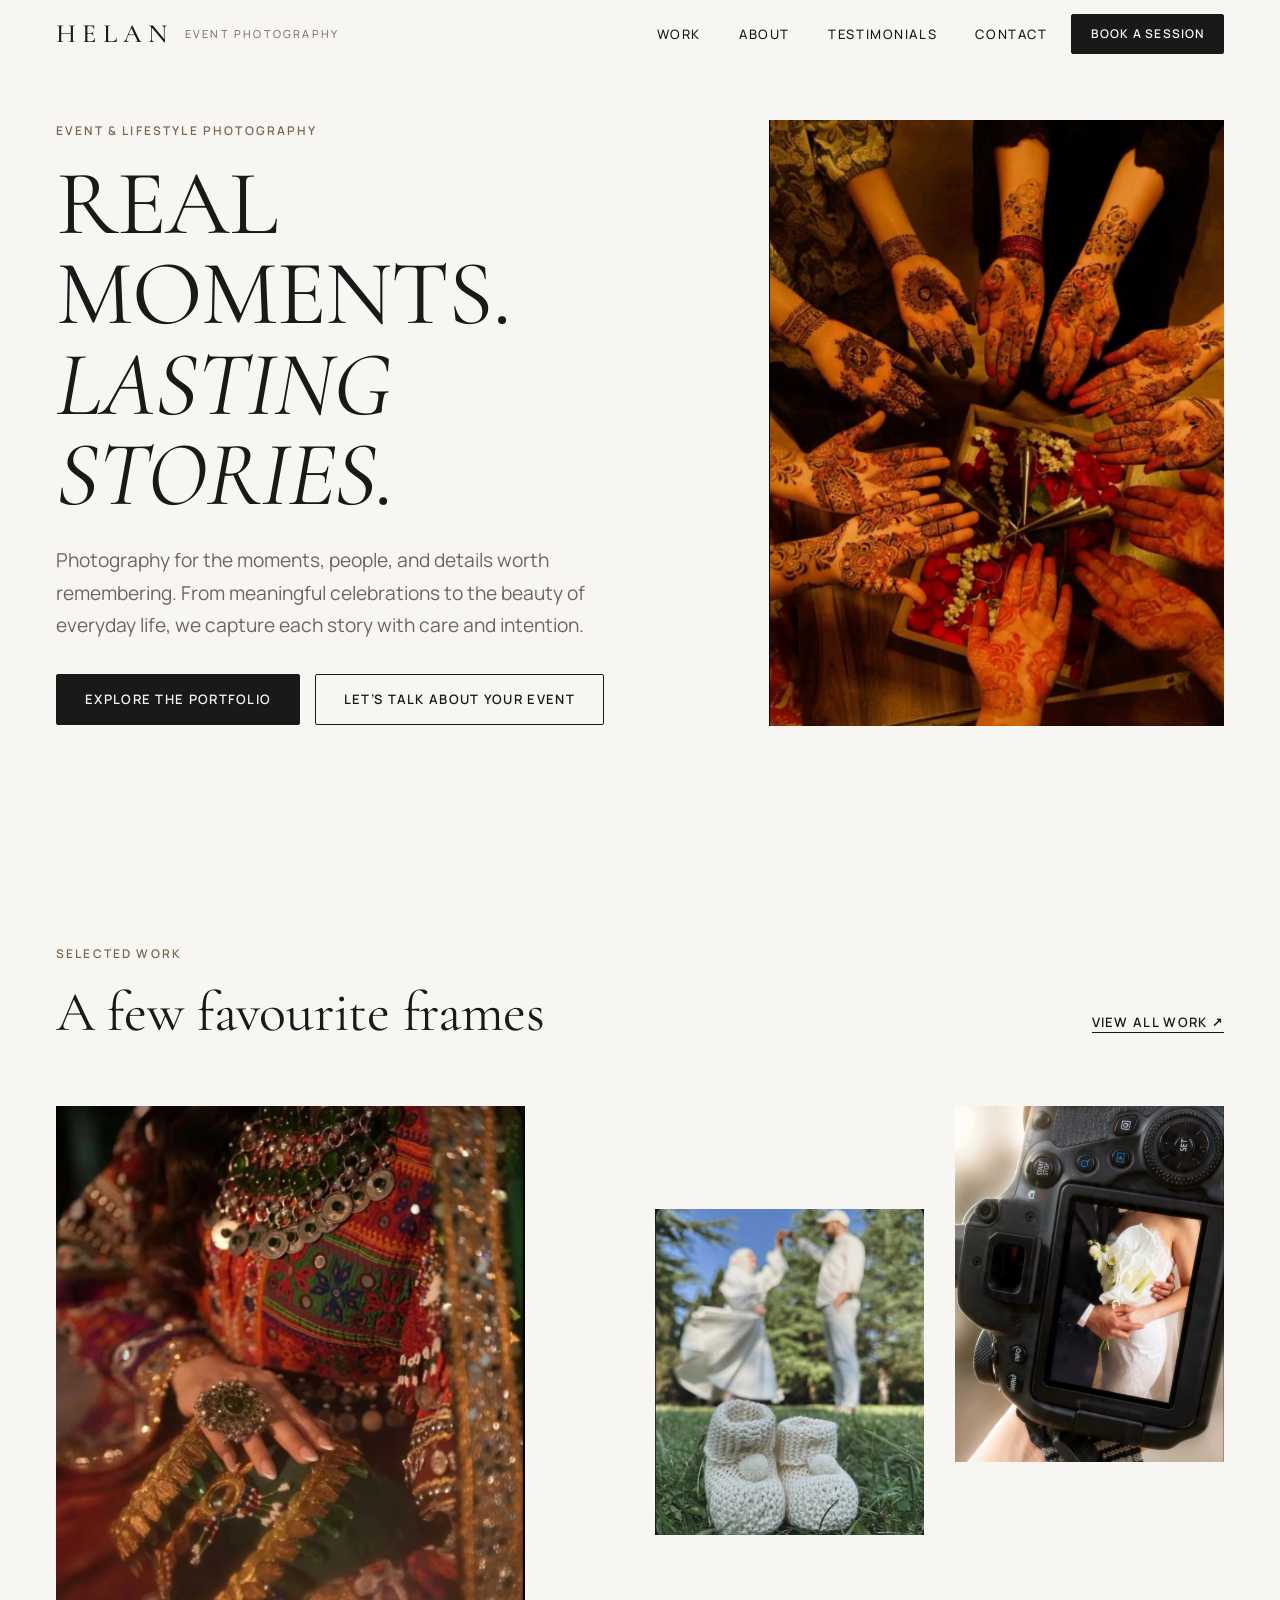
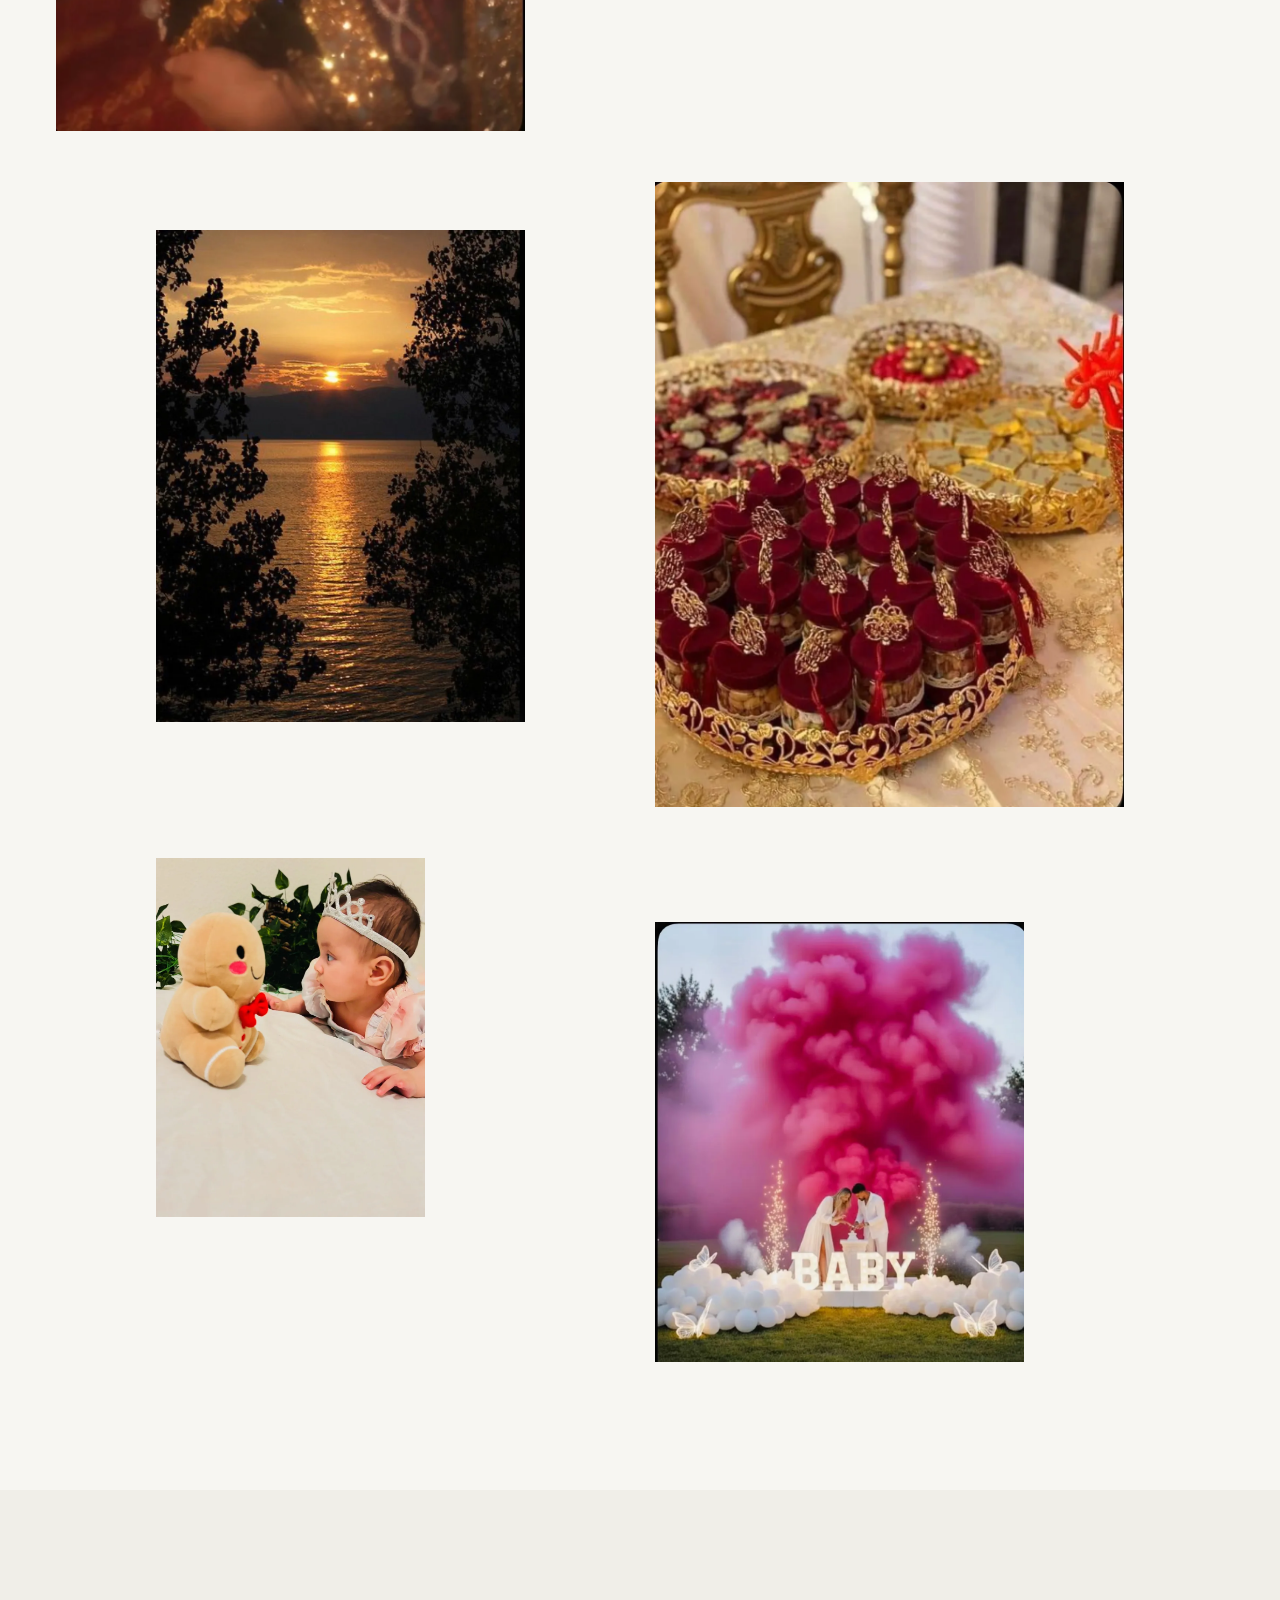
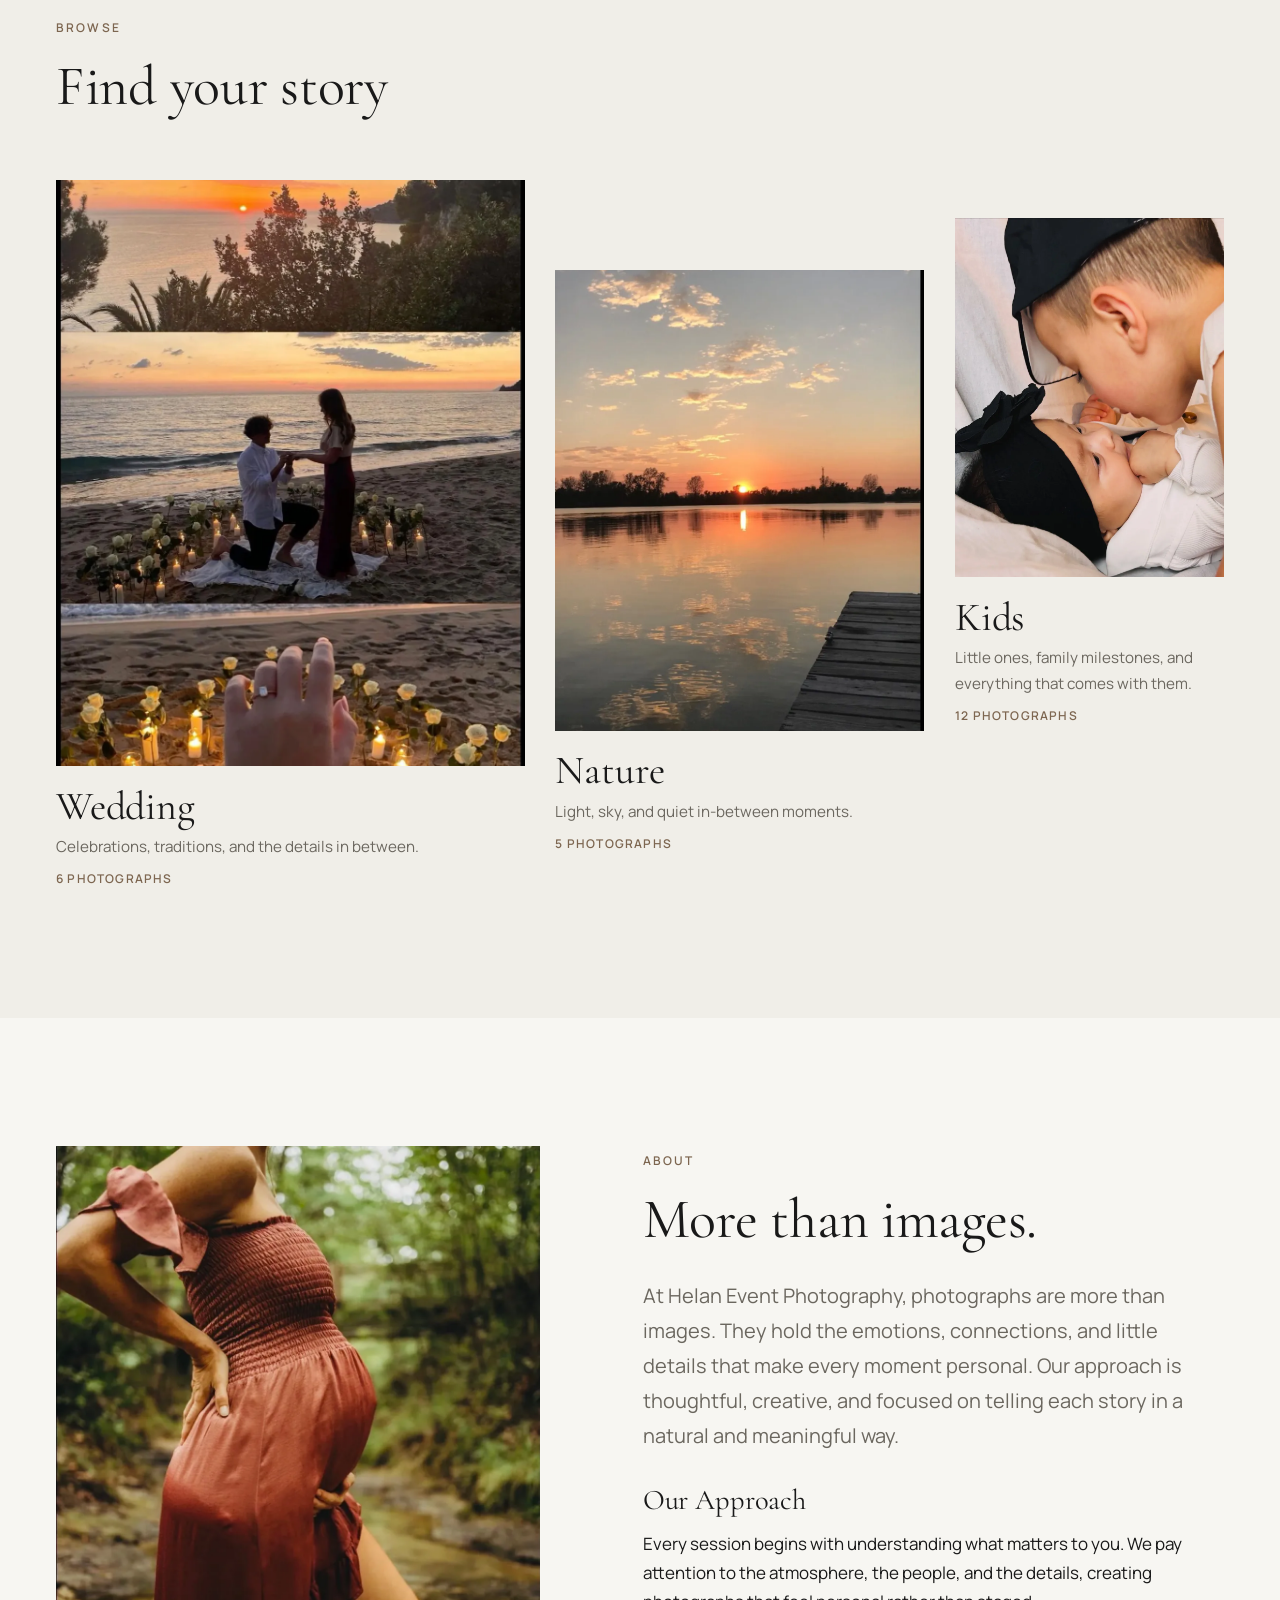
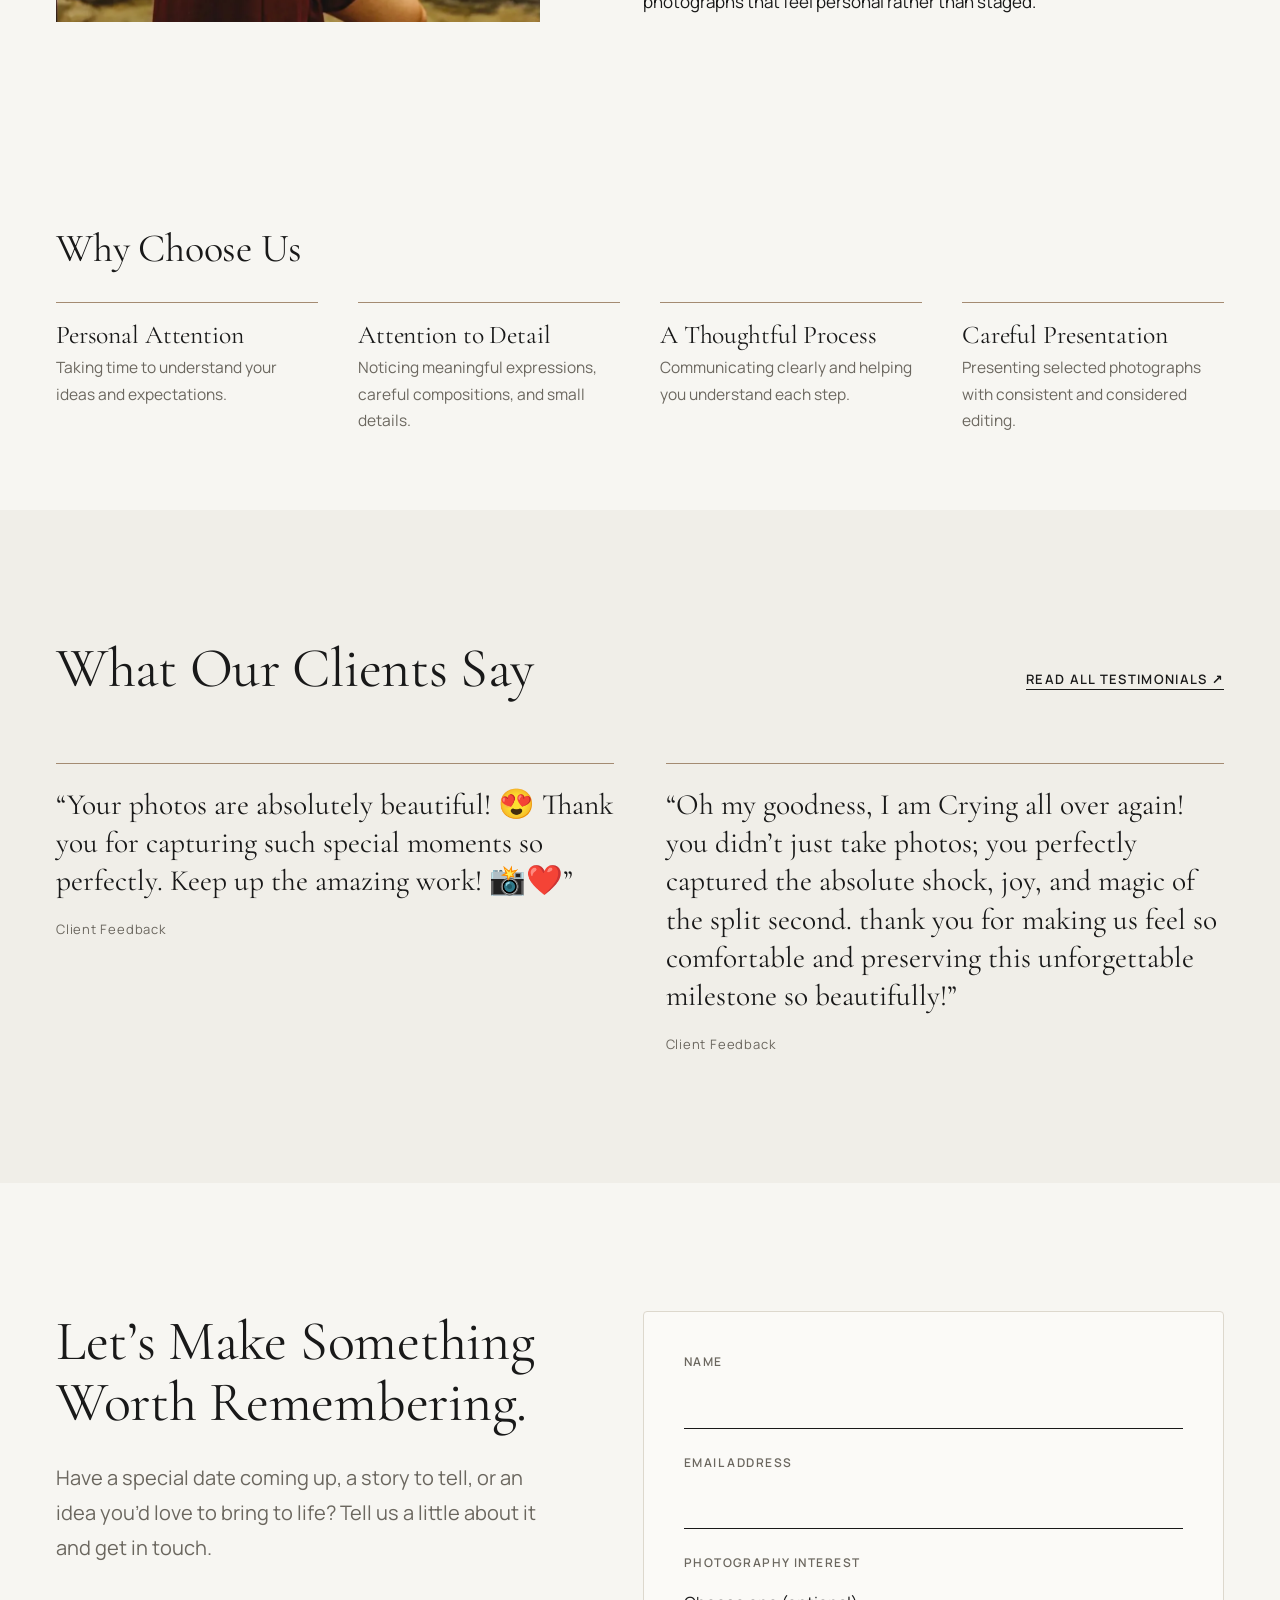
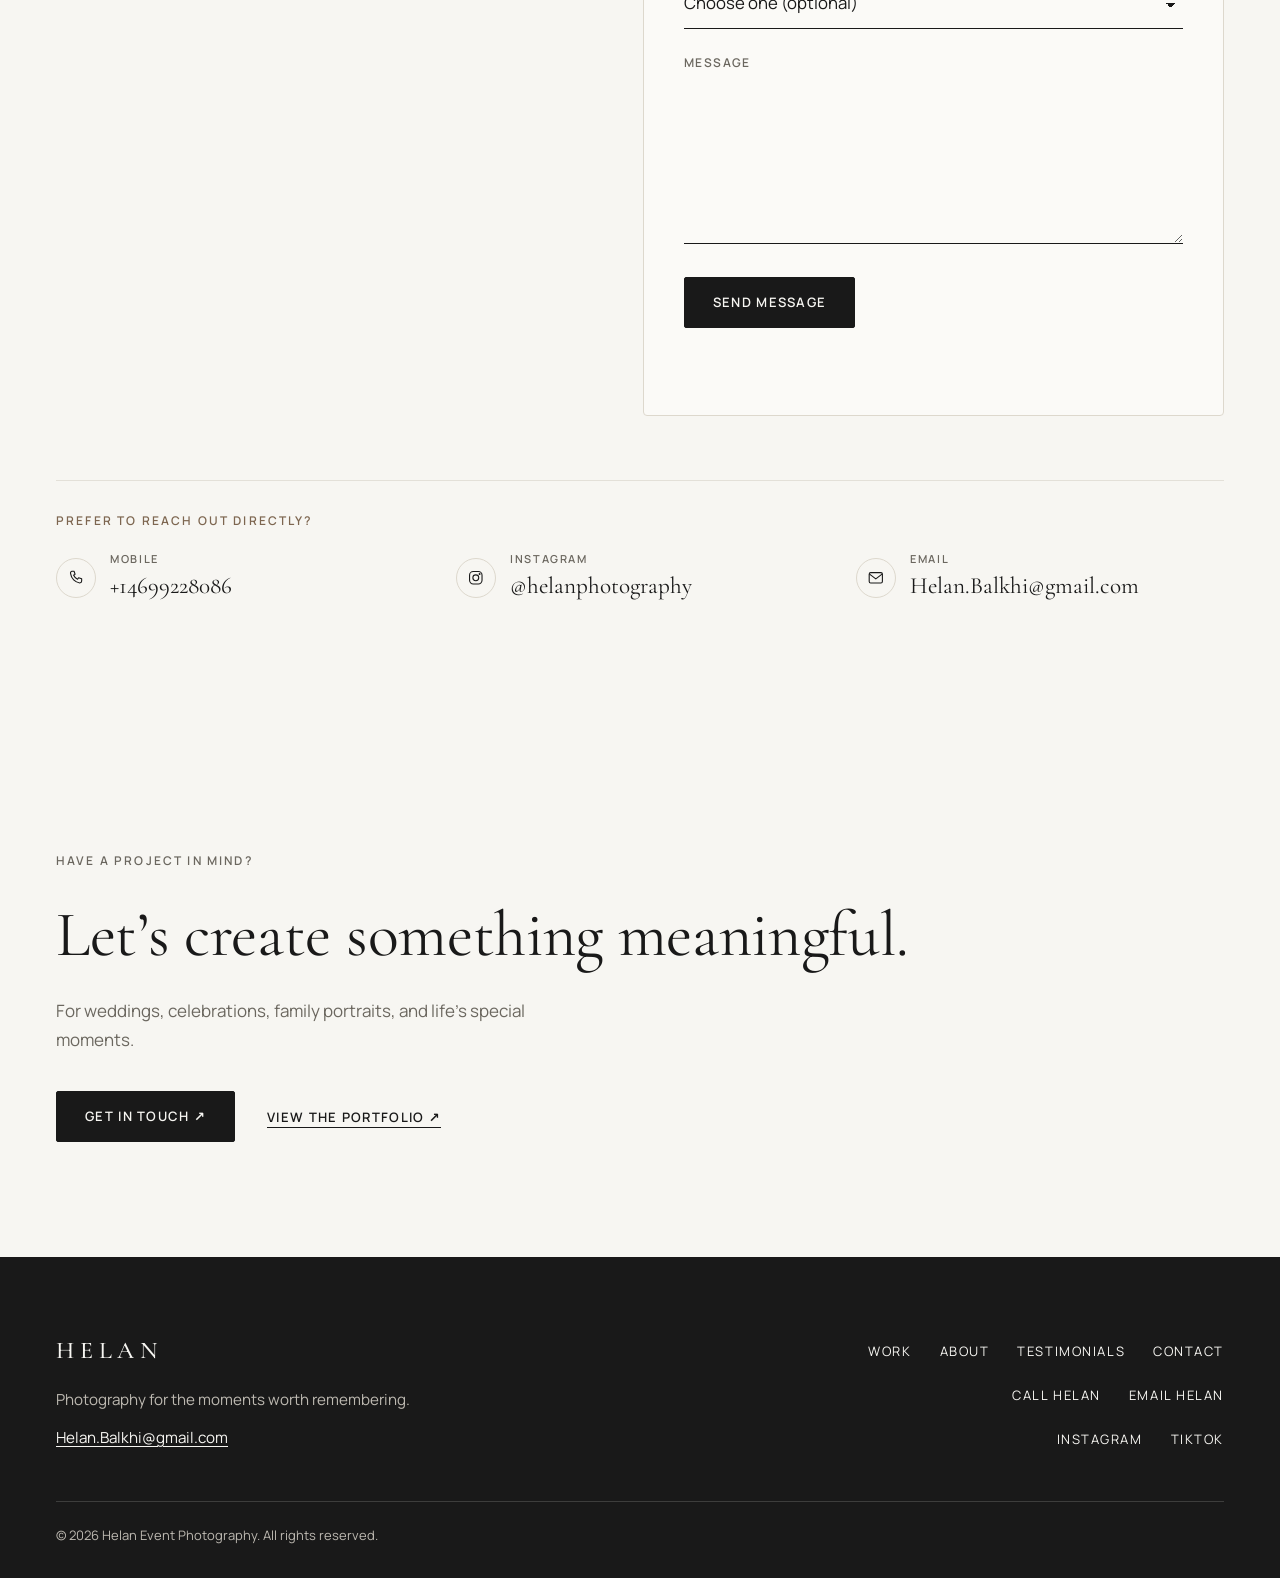
<file: index.html>
<!DOCTYPE html>
<html lang="en">
<head>
  <meta charset="utf-8">
  <meta name="viewport" content="width=device-width, initial-scale=1">
  <title>Helan Event Photography | Real Moments. Lasting Stories.</title>
  <meta name="description" content="Helan Event Photography: event and lifestyle photography for weddings, family milestones, and everyday moments worth remembering.">
  <meta name="theme-color" content="#F7F6F2">

  <meta property="og:type" content="website">
  <meta property="og:site_name" content="Helan Event Photography">
  <meta property="og:title" content="Helan Event Photography">
  <meta property="og:description" content="Every moment deserves to be remembered.">
  <!-- After you publish, change this to the full web address, e.g. https://your-site.com/favicon/og-image.jpg -->
  <meta property="og:image" content="favicon/og-image.jpg">

  <link rel="icon" type="image/png" sizes="32x32" href="favicon/favicon-32.png">
  <link rel="apple-touch-icon" href="favicon/apple-touch-icon.png">
  <link rel="preload" href="fonts/cormorant-garamond-400.woff2" as="font" type="font/woff2" crossorigin>
  <link rel="preload" href="fonts/manrope-variable.woff2" as="font" type="font/woff2" crossorigin>
  <link rel="stylesheet" href="styles.css">
</head>
<body data-page="home">
  <a class="skip-link" href="#main">Skip to content</a>
  <header class="site-header" id="site-header"></header>

  <main id="main">

    <!-- Hero -->
    <section class="hero" aria-labelledby="hero-title">
      <div class="container hero__grid">
        <div class="hero__text">
          <p class="eyebrow" data-bind="hero.eyebrow"></p>
          <h1 class="hero__title" id="hero-title"></h1>
          <p class="hero__intro" data-bind="hero.intro"></p>
          <div class="hero__actions">
            <a class="btn btn--primary" id="hero-cta-1" href="work.html"></a>
            <a class="btn btn--ghost" id="hero-cta-2" href="#contact"></a>
          </div>
        </div>
        <figure class="hero__media" id="hero-media" hidden>
          <img id="hero-img" alt="" decoding="async" fetchpriority="high">
        </figure>
      </div>
    </section>

    <!-- Selected work -->
    <section class="section" id="featured" aria-labelledby="featured-title" hidden>
      <div class="container">
        <header class="section-head">
          <div>
            <p class="eyebrow" data-bind="featuredSection.eyebrow"></p>
            <h2 id="featured-title" data-bind="featuredSection.heading"></h2>
          </div>
          <a class="text-link" id="featured-link" href="work.html"></a>
        </header>
        <div class="featured" id="featured-grid"></div>
      </div>
    </section>

    <!-- Categories -->
    <section class="section section--alt" id="categories" aria-labelledby="categories-title" hidden>
      <div class="container">
        <header class="section-head">
          <div>
            <p class="eyebrow" data-bind="categoriesSection.eyebrow"></p>
            <h2 id="categories-title" data-bind="categoriesSection.heading"></h2>
          </div>
        </header>
        <ul class="cats" id="cats-grid"></ul>
      </div>
    </section>

    <!-- About -->
    <section class="section" id="about" aria-labelledby="about-title">
      <div class="container about">
        <figure class="about__media" id="about-media" hidden>
          <img id="about-img" alt="" loading="lazy" decoding="async">
        </figure>
        <div class="about__text">
          <p class="eyebrow" data-bind="about.eyebrow"></p>
          <h2 id="about-title" data-bind="about.heading"></h2>
          <p class="lead" data-bind="about.intro"></p>
          <h3 data-bind="about.approachHeading"></h3>
          <p data-bind="about.approach"></p>
        </div>
      </div>
    </section>

    <!-- Why choose us -->
    <section class="section section--tight" id="why" aria-labelledby="why-title" hidden>
      <div class="container">
        <h2 class="h2--small" id="why-title" data-bind="whyChoose.heading"></h2>
        <ul class="why" id="why-list"></ul>
      </div>
    </section>

    <!-- Testimonials preview (only shown when approved, featured testimonials exist) -->
    <section class="section section--alt" id="testimonials-preview" aria-labelledby="tp-title" hidden>
      <div class="container">
        <header class="section-head">
          <h2 id="tp-title" data-bind="testimonials.homeHeading"></h2>
          <a class="text-link" href="testimonials.html" data-bind="testimonials.homeLinkLabel"></a>
        </header>
        <div class="quotes quotes--preview" id="tp-list"></div>
      </div>
    </section>

    <!-- Closing CTA + contact form -->
    <section class="section" id="contact" aria-labelledby="contact-title">
      <div class="container contact">
        <div class="contact__intro">
          <h2 id="contact-title" data-bind="contact.heading"></h2>
          <p class="lead" data-bind="contact.copy"></p>
        </div>
        <form class="form" id="contact-form" novalidate>
          <div class="field">
            <label for="f-name">Name</label>
            <input id="f-name" name="name" type="text" autocomplete="name" required aria-describedby="e-name">
            <p class="field__error" id="e-name" hidden></p>
          </div>
          <div class="field">
            <label for="f-email">Email address</label>
            <input id="f-email" name="email" type="email" autocomplete="email" required aria-describedby="e-email">
            <p class="field__error" id="e-email" hidden></p>
          </div>
          <div class="field">
            <label for="f-interest" id="interest-label"></label>
            <select id="f-interest" name="interest"></select>
          </div>
          <div class="field">
            <label for="f-message">Message</label>
            <textarea id="f-message" name="message" rows="5" required aria-describedby="e-message"></textarea>
            <p class="field__error" id="e-message" hidden></p>
          </div>
          <!-- Spam trap: real visitors never see or fill this in -->
          <div class="hp" aria-hidden="true">
            <label>Leave this empty <input type="text" name="_honey" tabindex="-1" autocomplete="off"></label>
          </div>
          <button class="btn btn--primary" type="submit" id="form-submit"></button>
          <p class="form__status" id="form-status" role="status" aria-live="polite"></p>
        </form>
        <aside class="quick" aria-labelledby="quick-title">
          <h3 class="quick__title" id="quick-title" data-bind="contact.quickHeading"></h3>
          <ul class="quick__list" id="quick-list"></ul>
        </aside>
      </div>
    </section>

    <noscript><p class="container noscript">Please turn on JavaScript to browse the portfolio and use the contact form.</p></noscript>
  </main>

  <footer class="site-footer" id="site-footer"></footer>

  <div class="lightbox" id="lightbox" role="dialog" aria-modal="true" aria-label="Photo viewer" hidden>
    <button class="lb-btn lb-close" type="button" aria-label="Close viewer">
      <svg viewBox="0 0 24 24" width="22" height="22" aria-hidden="true"><path d="M5 5l14 14M19 5L5 19" fill="none" stroke="currentColor" stroke-width="1.6" stroke-linecap="round"/></svg>
    </button>
    <button class="lb-btn lb-prev" type="button" aria-label="Previous photo">
      <svg viewBox="0 0 24 24" width="22" height="22" aria-hidden="true"><path d="M15 4l-8 8 8 8" fill="none" stroke="currentColor" stroke-width="1.6" stroke-linecap="round" stroke-linejoin="round"/></svg>
    </button>
    <button class="lb-btn lb-next" type="button" aria-label="Next photo">
      <svg viewBox="0 0 24 24" width="22" height="22" aria-hidden="true"><path d="M9 4l8 8-8 8" fill="none" stroke="currentColor" stroke-width="1.6" stroke-linecap="round" stroke-linejoin="round"/></svg>
    </button>
    <figure class="lb-figure">
      <img class="lb-img" alt="">
      <figcaption class="lb-caption"></figcaption>
    </figure>
    <p class="lb-count" aria-live="polite"></p>
  </div>

  <script src="content.js?v=20261112-contact-fix"></script>
  <script src="script.js?v=20261112-form-recipient-fallback"></script>
</body>
</html>
</file>
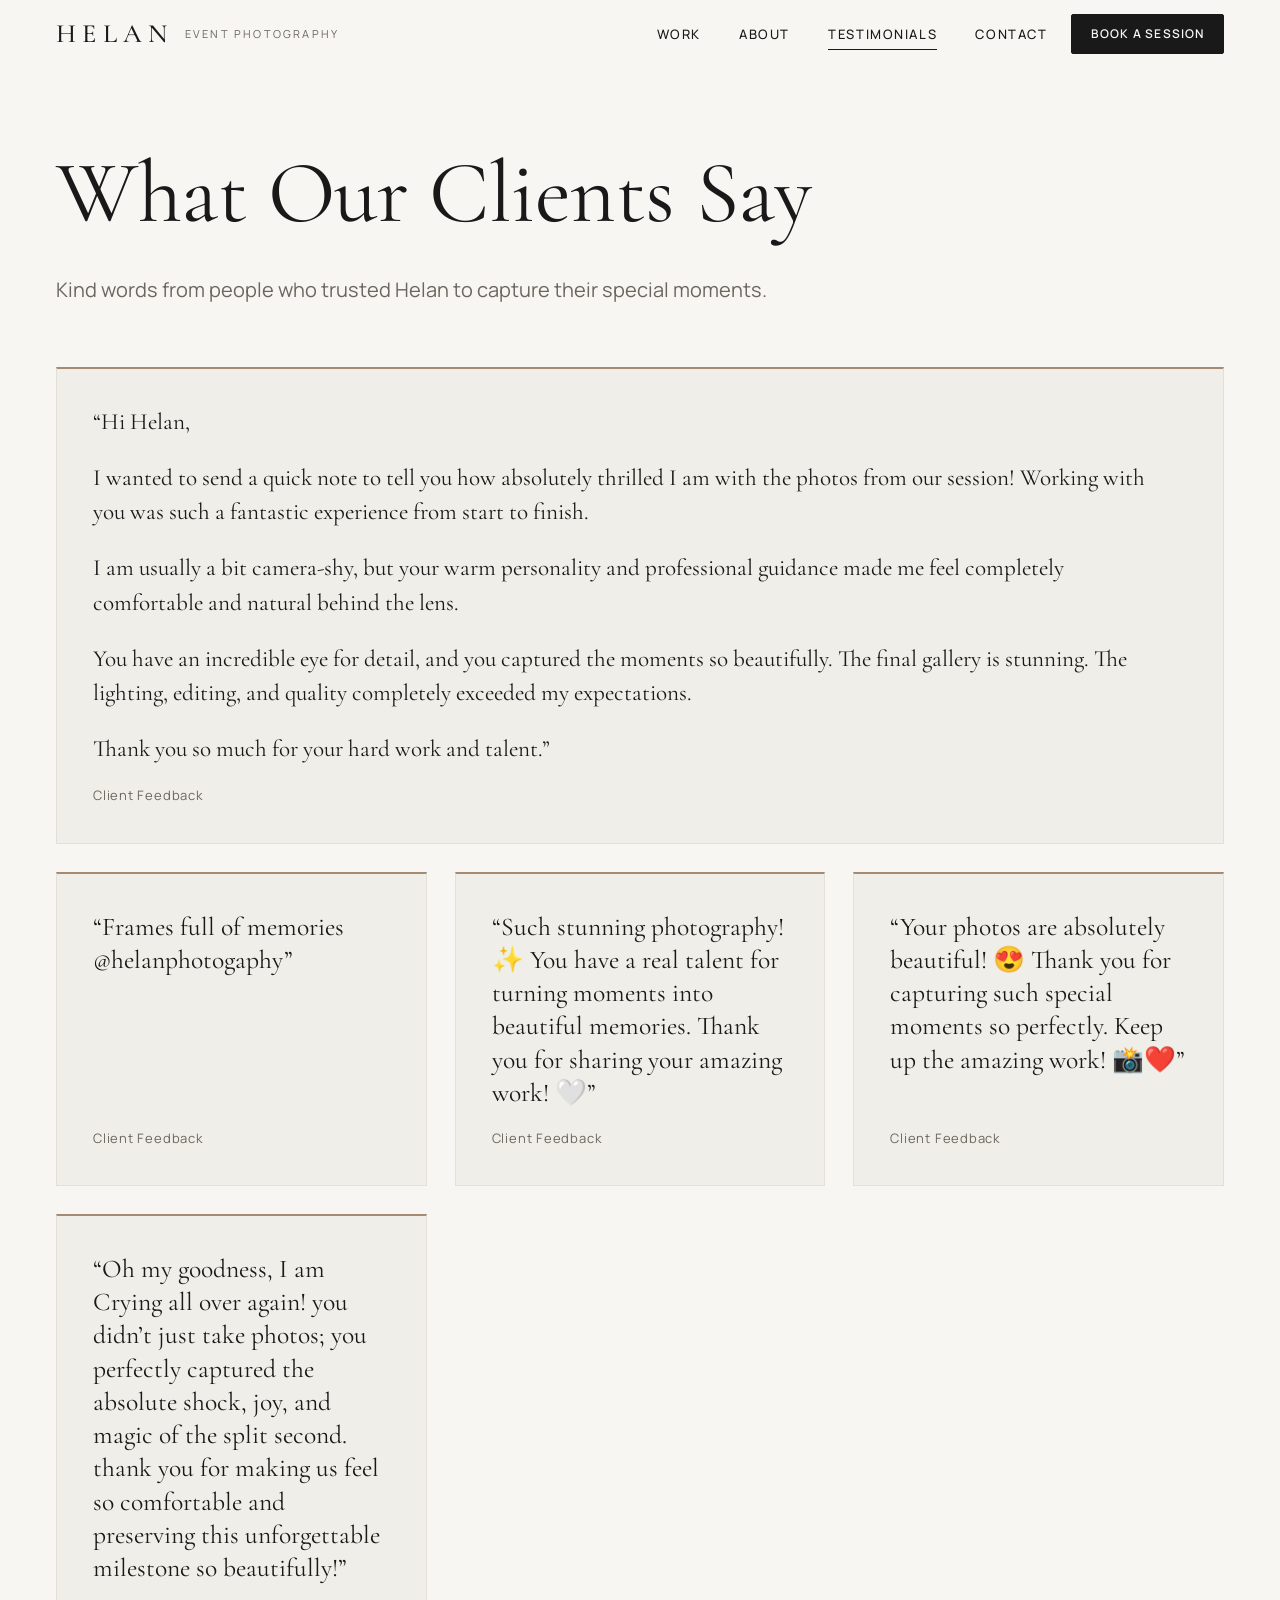
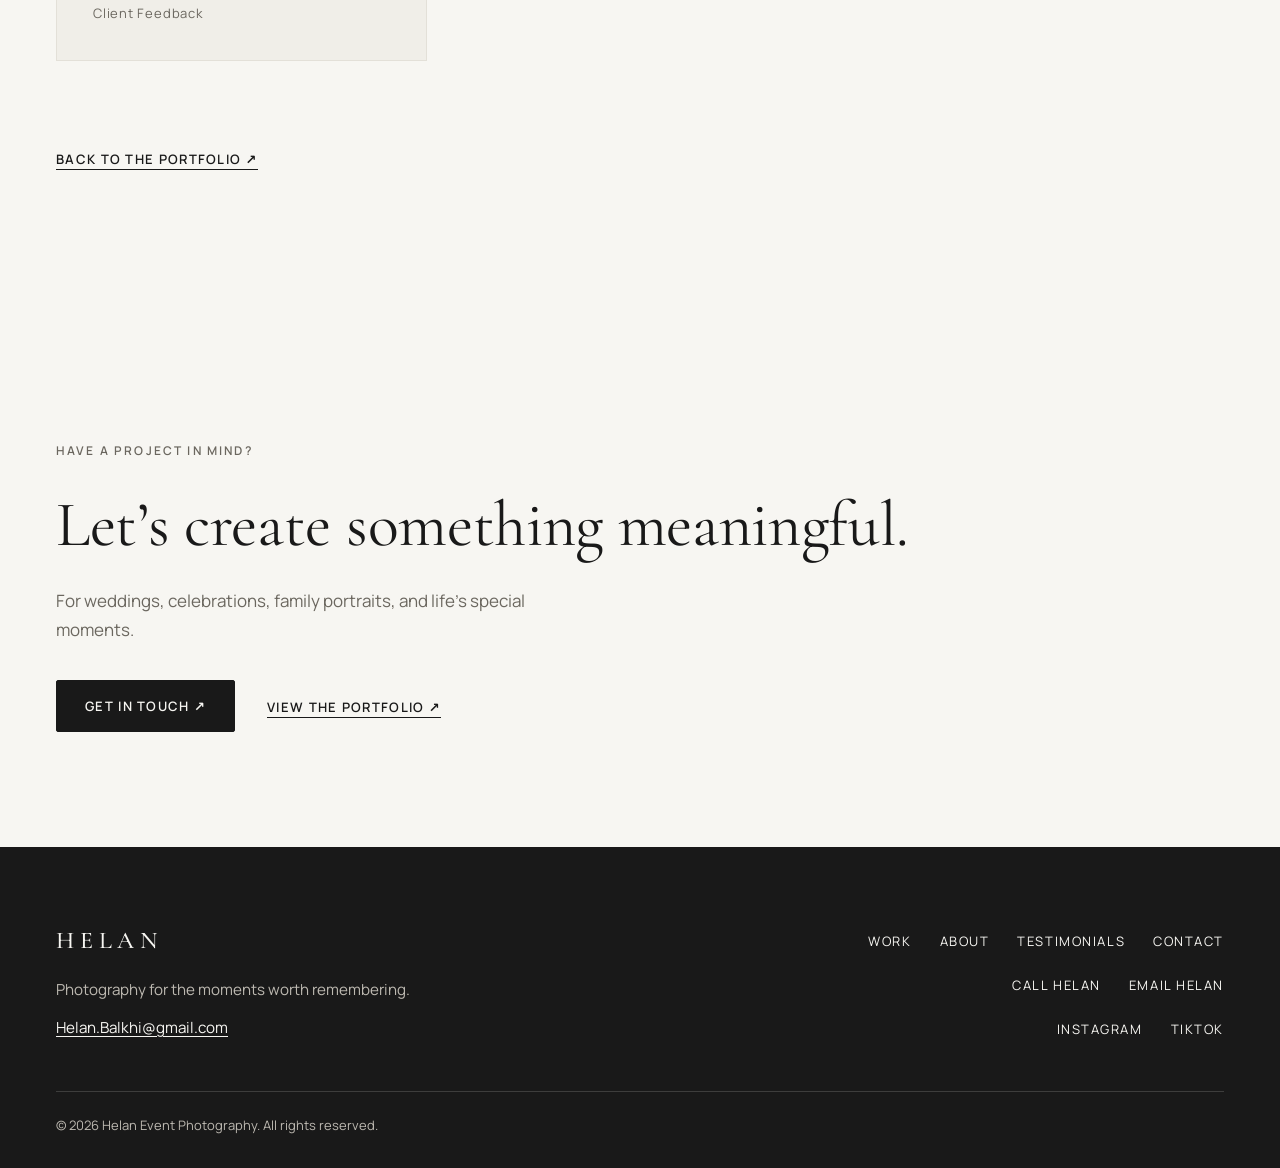
<file: testimonials.html>
<!DOCTYPE html>
<html lang="en">
<head>
  <meta charset="utf-8">
  <meta name="viewport" content="width=device-width, initial-scale=1">
  <title>Testimonials | Helan Event Photography</title>
  <meta name="description" content="What clients say about Helan Event Photography.">
  <meta name="theme-color" content="#F7F6F2">

  <meta property="og:type" content="website">
  <meta property="og:site_name" content="Helan Event Photography">
  <meta property="og:title" content="Testimonials | Helan Event Photography">
  <meta property="og:description" content="Every moment deserves to be remembered.">
  <!-- After you publish, change this to the full web address, e.g. https://your-site.com/favicon/og-image.jpg -->
  <meta property="og:image" content="favicon/og-image.jpg">

  <link rel="icon" type="image/png" sizes="32x32" href="favicon/favicon-32.png">
  <link rel="apple-touch-icon" href="favicon/apple-touch-icon.png">
  <link rel="preload" href="fonts/cormorant-garamond-400.woff2" as="font" type="font/woff2" crossorigin>
  <link rel="preload" href="fonts/manrope-variable.woff2" as="font" type="font/woff2" crossorigin>
  <link rel="stylesheet" href="styles.css">
</head>
<body data-page="testimonials">
  <a class="skip-link" href="#main">Skip to content</a>
  <header class="site-header" id="site-header"></header>

  <main id="main">
    <section class="page-head">
      <div class="container">
        <h1 class="page-title" data-bind="testimonials.pageHeading"></h1>
        <p class="lead" data-bind="testimonials.pageIntro"></p>
      </div>
    </section>

    <section class="section section--flush" aria-label="Client testimonials">
      <div class="container">
        <div class="quotes quotes--page" id="tp-list"></div>
        <p class="empty" id="tp-empty" hidden></p>
        <p class="back-link"><a class="text-link" href="work.html">Back to the portfolio</a></p>
      </div>
    </section>
  </main>

  <footer class="site-footer" id="site-footer"></footer>

  <script src="content.js"></script>
  <script src="script.js"></script>
</body>
</html>
</file>
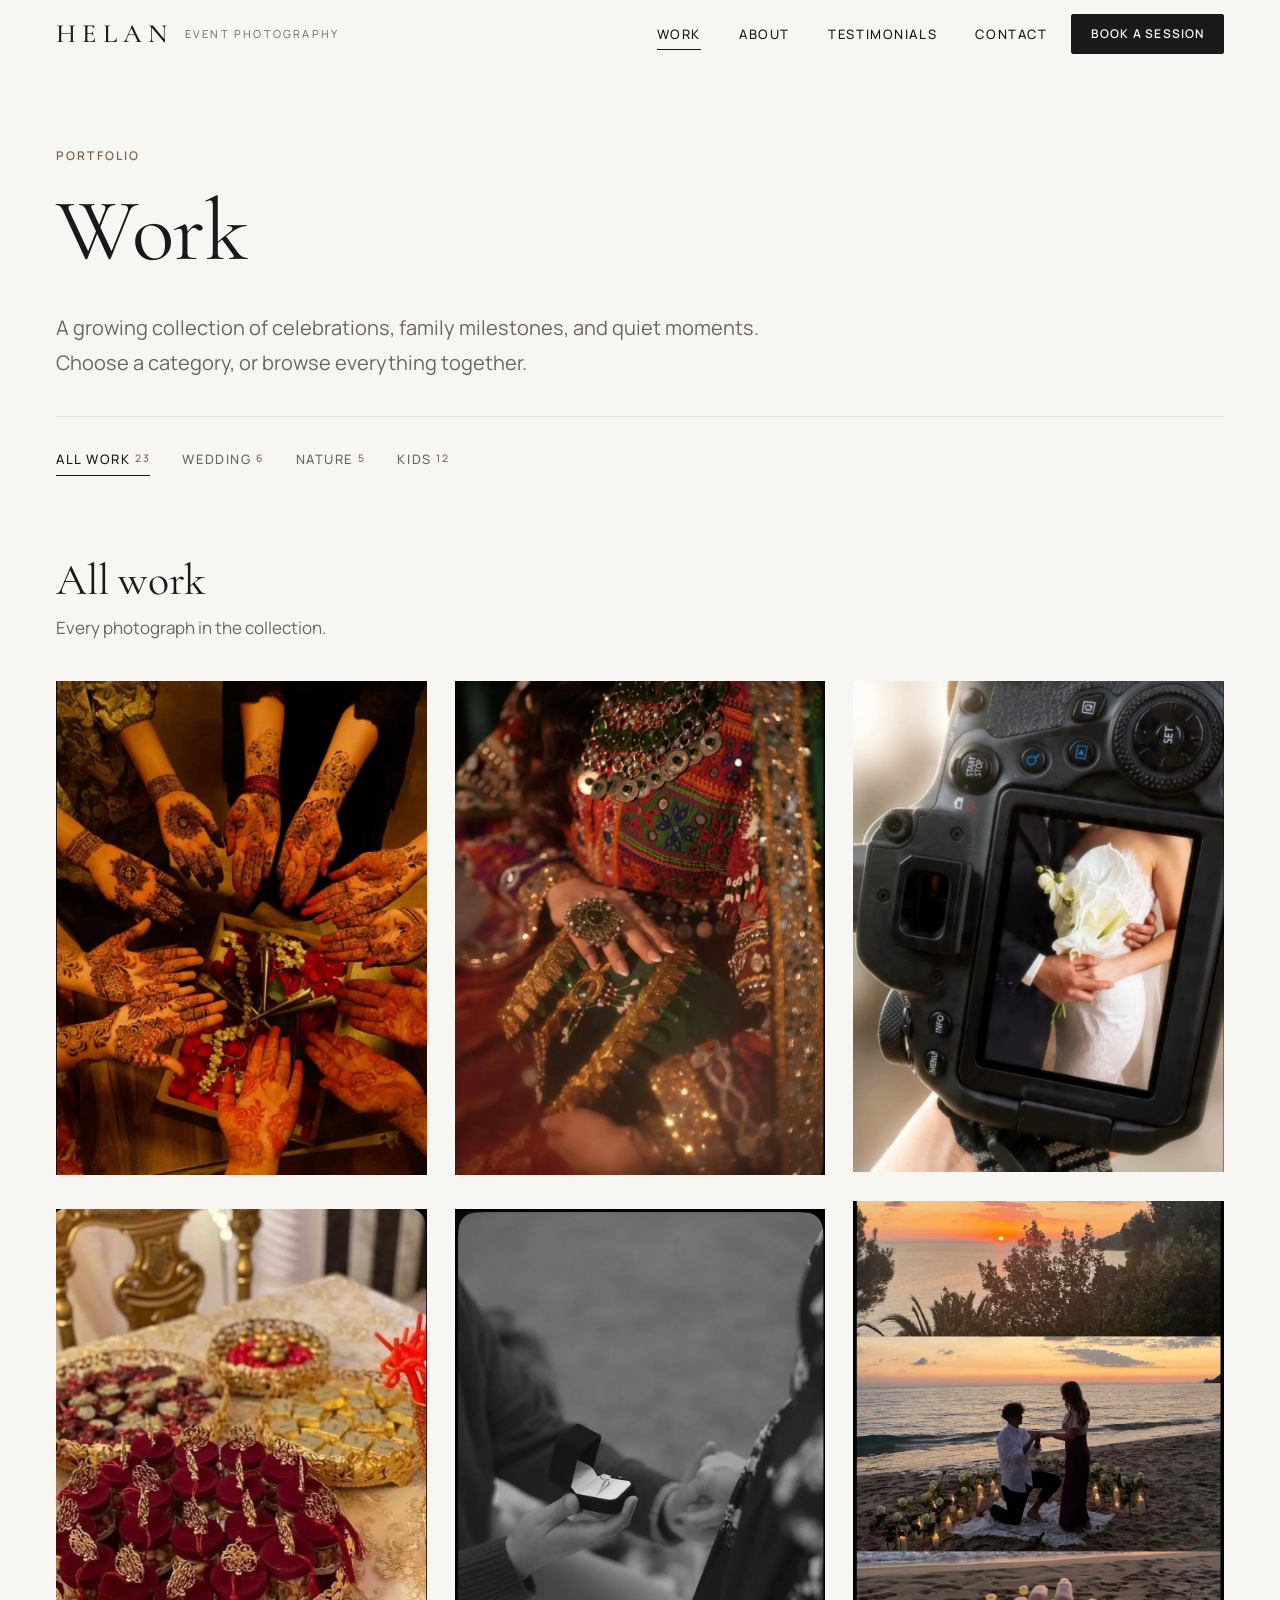
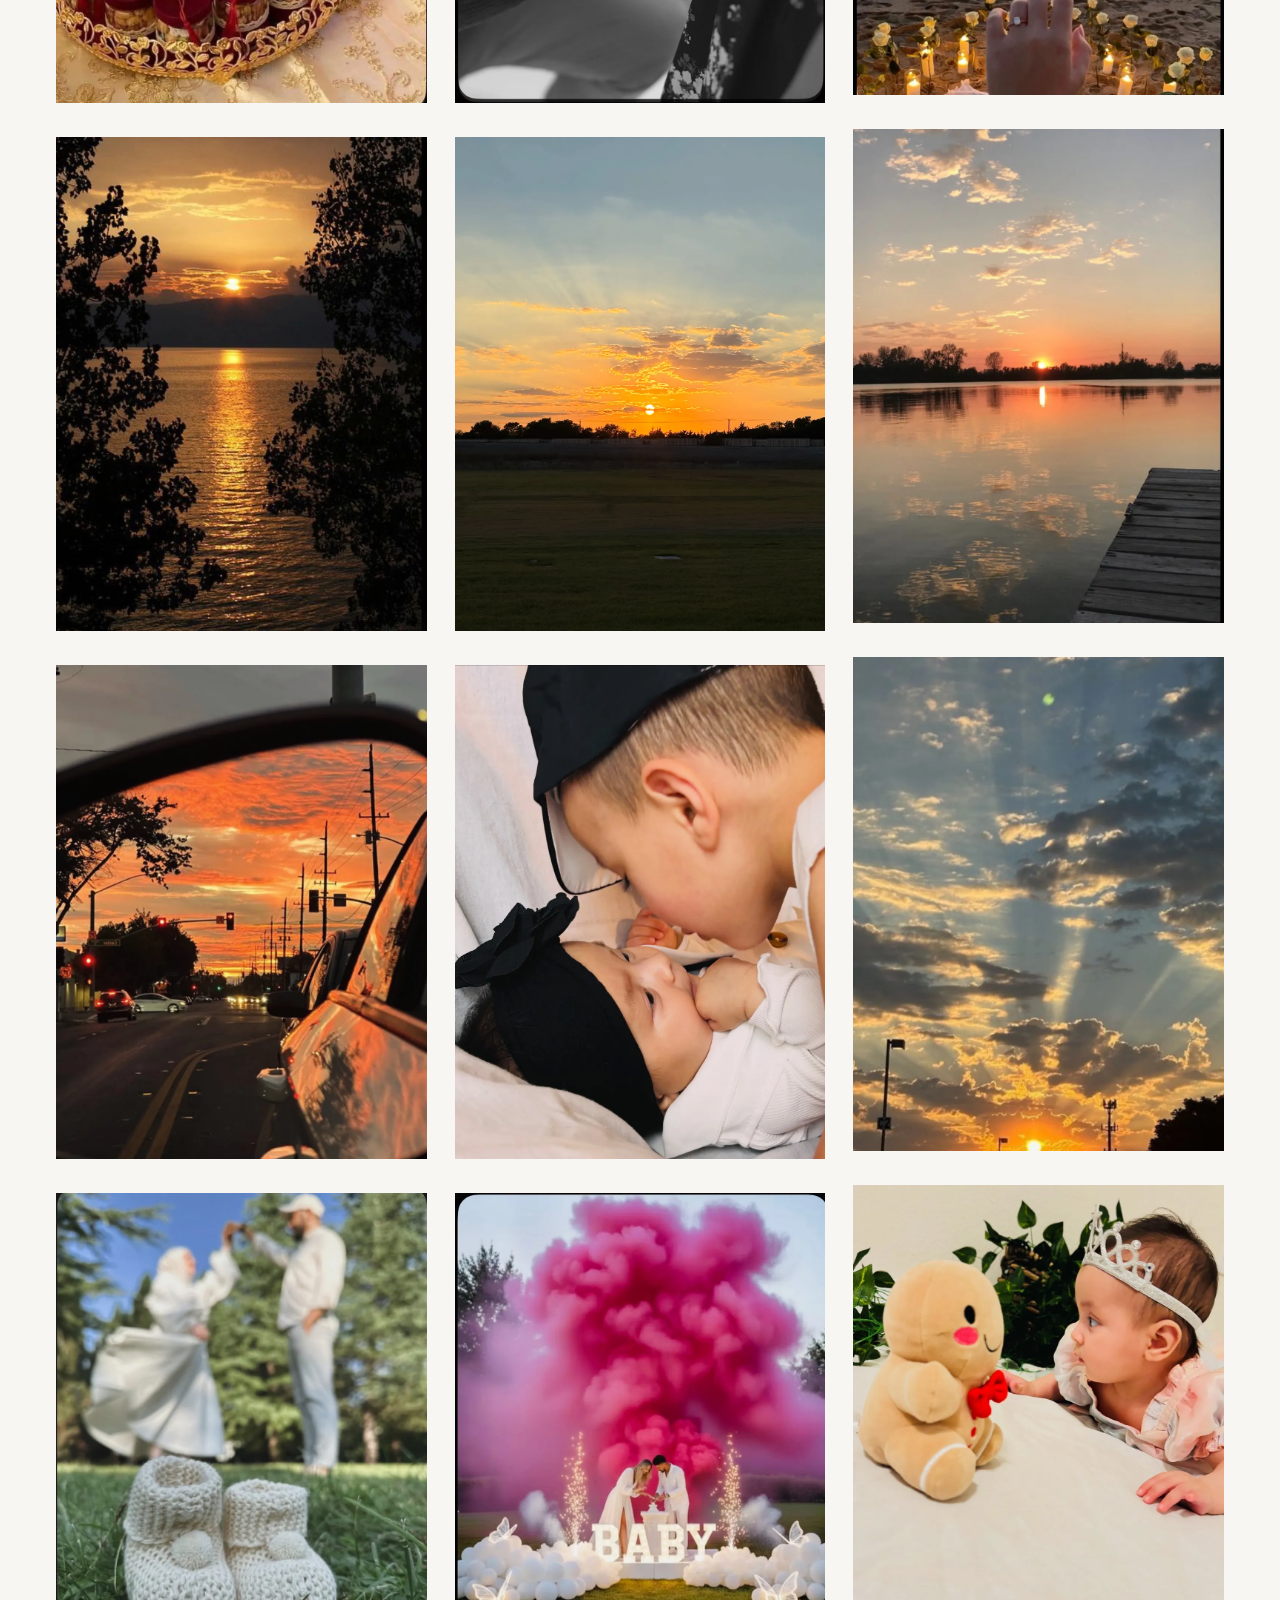
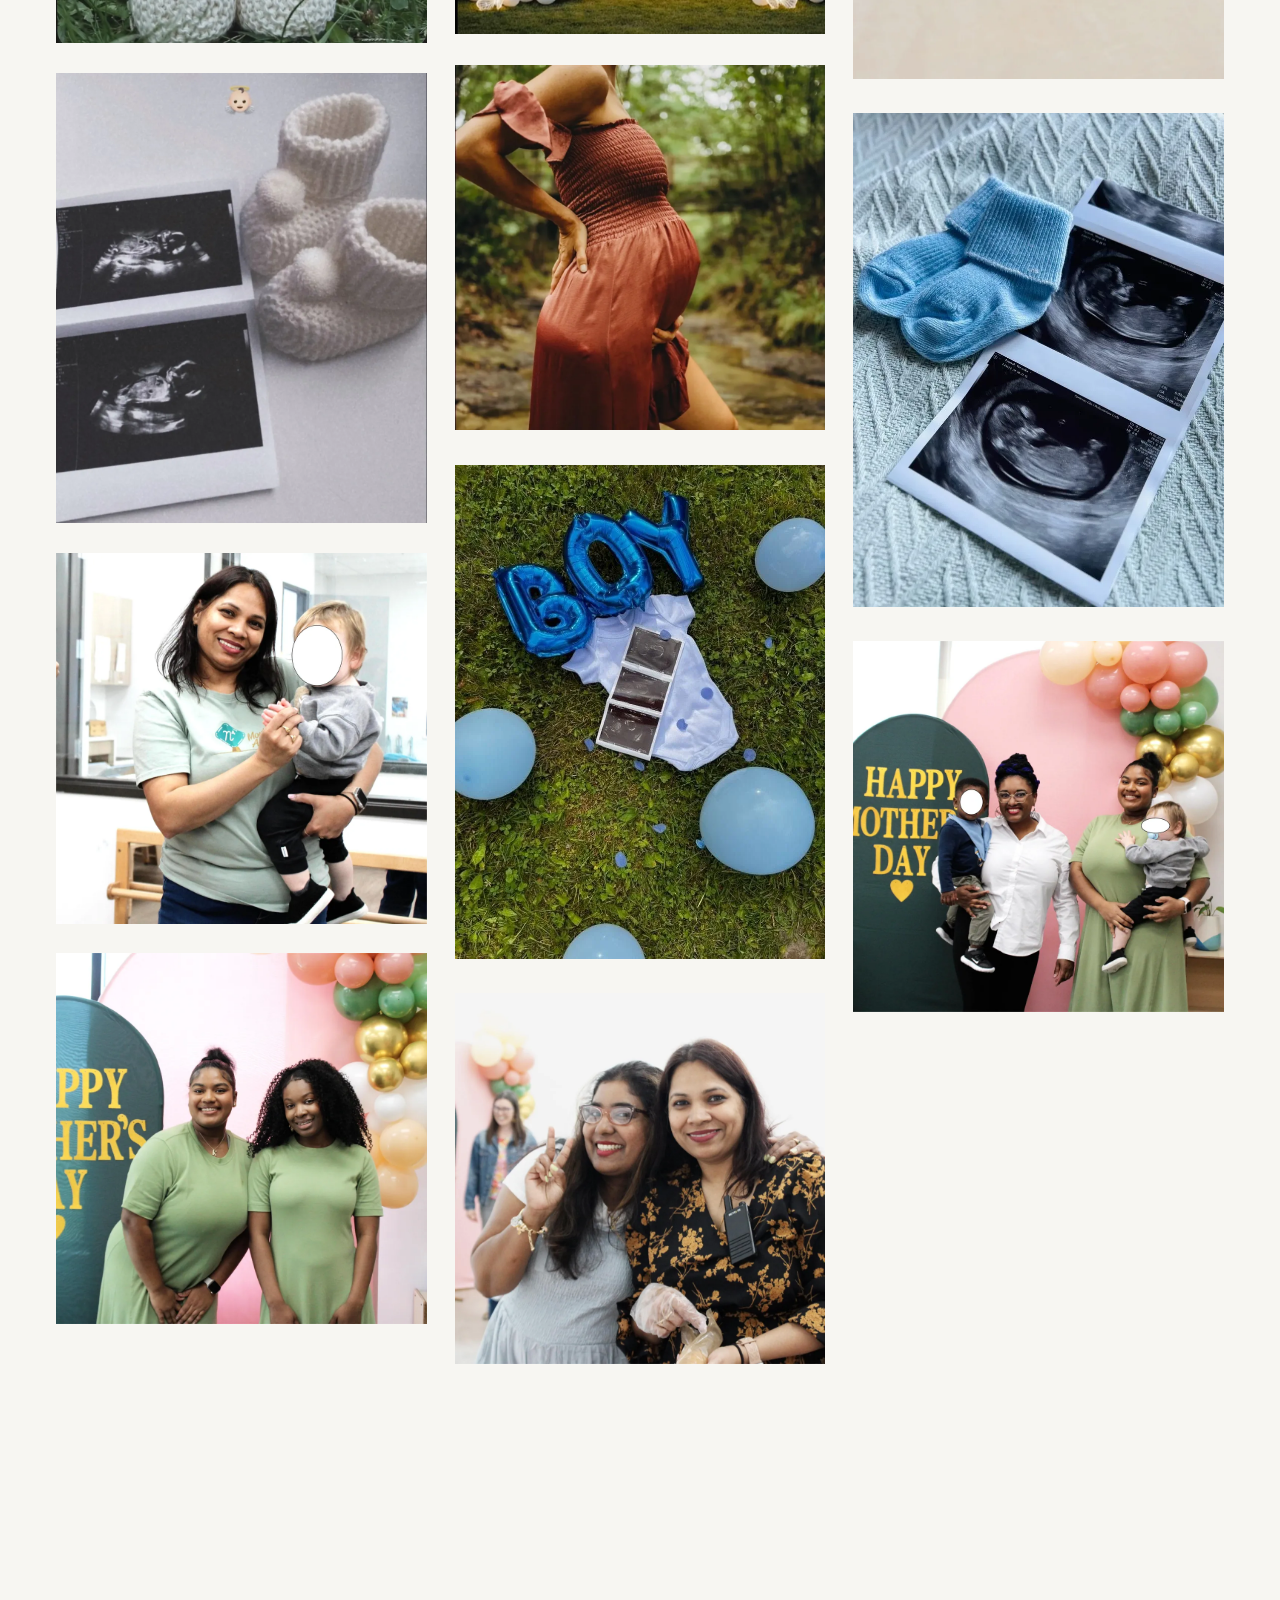
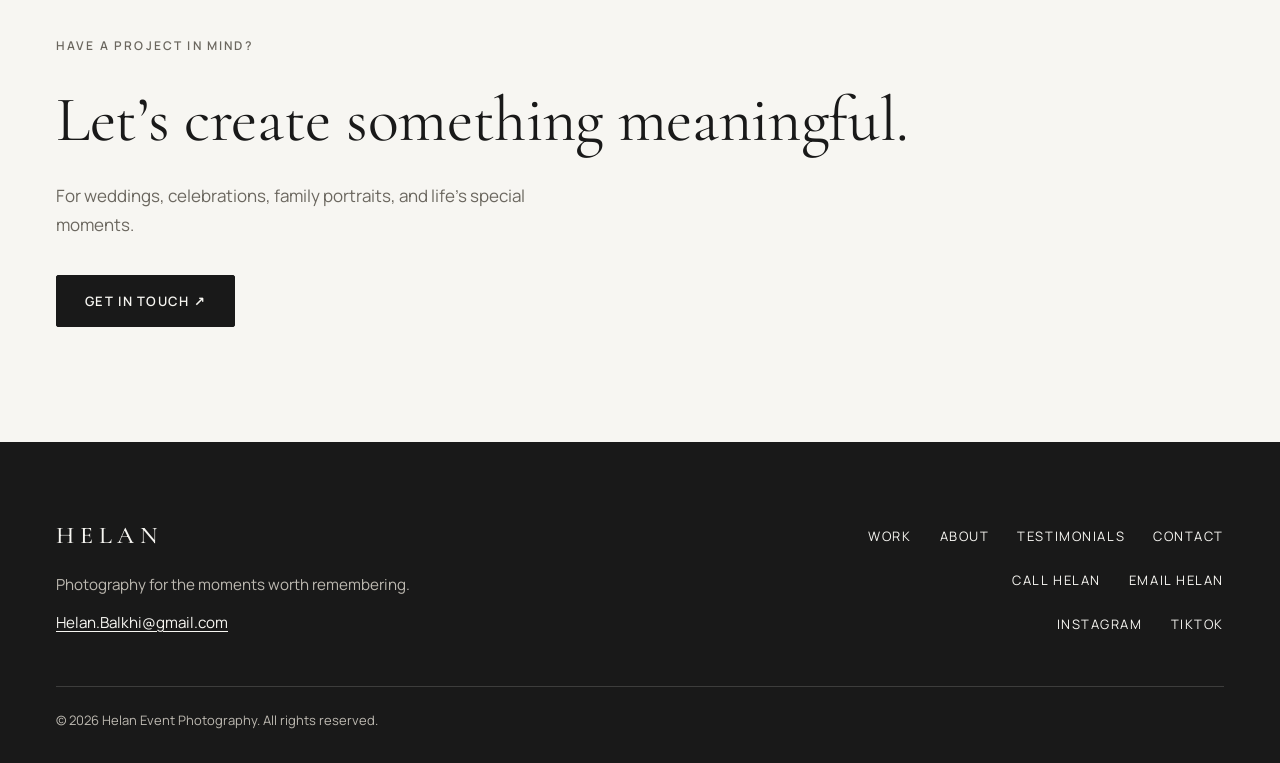
<file: work.html>
<!DOCTYPE html>
<html lang="en">
<head>
  <meta charset="utf-8">
  <meta name="viewport" content="width=device-width, initial-scale=1">
  <title>Work | Helan Event Photography</title>
  <meta name="description" content="Browse the Helan Event Photography portfolio: weddings, family milestones, and nature, with each category in its own gallery.">
  <meta name="theme-color" content="#F7F6F2">

  <meta property="og:type" content="website">
  <meta property="og:site_name" content="Helan Event Photography">
  <meta property="og:title" content="Work | Helan Event Photography">
  <meta property="og:description" content="Every moment deserves to be remembered.">
  <!-- After you publish, change this to the full web address, e.g. https://your-site.com/favicon/og-image.jpg -->
  <meta property="og:image" content="favicon/og-image.jpg">

  <link rel="icon" type="image/png" sizes="32x32" href="favicon/favicon-32.png">
  <link rel="apple-touch-icon" href="favicon/apple-touch-icon.png">
  <link rel="preload" href="fonts/cormorant-garamond-400.woff2" as="font" type="font/woff2" crossorigin>
  <link rel="preload" href="fonts/manrope-variable.woff2" as="font" type="font/woff2" crossorigin>
  <link rel="stylesheet" href="styles.css">
</head>
<body data-page="work">
  <a class="skip-link" href="#main">Skip to content</a>
  <header class="site-header" id="site-header"></header>

  <main id="main">
    <section class="page-head">
      <div class="container">
        <p class="eyebrow" data-bind="workPage.eyebrow"></p>
        <h1 class="page-title" data-bind="workPage.heading"></h1>
        <p class="lead" data-bind="workPage.intro"></p>
        <nav class="filters" id="filters" aria-label="Photo categories"></nav>
      </div>
    </section>

    <section class="gallery-section" aria-labelledby="gallery-title">
      <div class="container">
        <div class="gallery-head">
          <h2 id="gallery-title"></h2>
          <p id="gallery-desc"></p>
        </div>
        <div class="gallery" id="gallery"></div>
        <p class="empty" id="gallery-empty" hidden>There are no photographs in this category yet.</p>
        <p class="sr-only" id="gallery-live" role="status" aria-live="polite"></p>
      </div>
    </section>
    <noscript><p class="container noscript">Please turn on JavaScript to browse the portfolio.</p></noscript>
  </main>

  <footer class="site-footer" id="site-footer"></footer>

  <div class="lightbox" id="lightbox" role="dialog" aria-modal="true" aria-label="Photo viewer" hidden>
    <button class="lb-btn lb-close" type="button" aria-label="Close viewer">
      <svg viewBox="0 0 24 24" width="22" height="22" aria-hidden="true"><path d="M5 5l14 14M19 5L5 19" fill="none" stroke="currentColor" stroke-width="1.6" stroke-linecap="round"/></svg>
    </button>
    <button class="lb-btn lb-prev" type="button" aria-label="Previous photo">
      <svg viewBox="0 0 24 24" width="22" height="22" aria-hidden="true"><path d="M15 4l-8 8 8 8" fill="none" stroke="currentColor" stroke-width="1.6" stroke-linecap="round" stroke-linejoin="round"/></svg>
    </button>
    <button class="lb-btn lb-next" type="button" aria-label="Next photo">
      <svg viewBox="0 0 24 24" width="22" height="22" aria-hidden="true"><path d="M9 4l8 8-8 8" fill="none" stroke="currentColor" stroke-width="1.6" stroke-linecap="round" stroke-linejoin="round"/></svg>
    </button>
    <figure class="lb-figure">
      <img class="lb-img" alt="">
      <figcaption class="lb-caption"></figcaption>
    </figure>
    <p class="lb-count" aria-live="polite"></p>
  </div>

  <script src="content.js"></script>
  <script src="script.js"></script>
</body>
</html>
</file>
<file: styles.css>
/* ==========================================================================
   HELAN EVENT PHOTOGRAPHY — styles.css
   Light, minimal, editorial. Photographs provide the colour.
   Sections: 1 Tokens · 2 Base · 3 Header · 4 Buttons · 5 Hero · 6 Sections
             7 Featured · 8 Categories · 9 About · 10 Quotes · 11 Contact form
             12 Gallery · 13 Lightbox · 14 Footer · 15 Motion
   ========================================================================== */

/* ---------- 1. Tokens ---------- */
@font-face { font-family: "Cormorant Garamond"; font-style: normal; font-weight: 400; font-display: swap; src: url("fonts/cormorant-garamond-400.woff2") format("woff2"); }
@font-face { font-family: "Cormorant Garamond"; font-style: italic; font-weight: 400; font-display: swap; src: url("fonts/cormorant-garamond-400-italic.woff2") format("woff2"); }
@font-face { font-family: "Cormorant Garamond"; font-style: normal; font-weight: 500; font-display: swap; src: url("fonts/cormorant-garamond-500.woff2") format("woff2"); }
@font-face { font-family: "Manrope"; font-style: normal; font-weight: 200 800; font-display: swap; src: url("fonts/manrope-variable.woff2") format("woff2"); }

:root {
  /* Palette from the brief */
  --ivory: #F7F6F2;
  --ink: #191919;
  --stone: #827E76;          /* large / decorative text only (3.7:1 on ivory) */
  --taupe: #A48B72;          /* lines and accents only */
  --line: #E3E0D8;
  --ivory-alt: #F0EEE8;
  --foot-text: #F7F6F2;
  --foot-muted: #BDB9B1;
  /* Darker tints of stone/taupe for small text, so it passes WCAG AA contrast */
  --stone-text: #6B675F;     /* 5.2:1 on ivory */
  --taupe-text: #7D6650;     /* 5.0:1 on ivory */
  --error: #A12B2B;

  --serif: "Cormorant Garamond", "Cormorant", Georgia, "Times New Roman", serif;
  --sans: "Manrope", system-ui, -apple-system, "Segoe UI", Roboto, Helvetica, Arial, sans-serif;

  --gutter: clamp(1.25rem, 4.5vw, 3.5rem);
  --max: 1360px;
  --header-h: 4.25rem;
  --section-y: clamp(4.5rem, 10vw, 9rem);
  --gap: clamp(0.75rem, 1.6vw, 1.5rem);
}

/* ---------- 2. Base ---------- */
*, *::before, *::after { box-sizing: border-box; }
html { -webkit-text-size-adjust: 100%; scroll-padding-top: calc(var(--header-h) + 1rem); }
@media (prefers-reduced-motion: no-preference) { html { scroll-behavior: smooth; } }
html.is-locked { overflow: hidden; }
body {
  margin: 0; background: var(--ivory); color: var(--ink);
  font-family: var(--sans); font-size: clamp(1rem, 0.96rem + 0.2vw, 1.0625rem); line-height: 1.7;
  -webkit-font-smoothing: antialiased; text-rendering: optimizeLegibility;
  overflow-x: hidden;
}
img { display: block; max-width: 100%; height: auto; }
a { color: inherit; }
p { margin: 0 0 1.1em; }
h1, h2, h3 { font-family: var(--serif); font-weight: 400; line-height: 1.08; margin: 0 0 0.5em; letter-spacing: -0.005em; }
h2 { font-size: clamp(2.6rem, 2rem + 2.4vw, 3.5rem); }
h3 { font-size: clamp(1.5rem, 1.3rem + 0.6vw, 1.85rem); }
.h2--small { font-size: clamp(1.9rem, 1.5rem + 1.4vw, 2.5rem); }
ul { list-style: none; margin: 0; padding: 0; }
button, input, select, textarea { font: inherit; color: inherit; }
button { cursor: pointer; }
[hidden] { display: none !important; }

.container { width: min(100% - 2 * var(--gutter), var(--max)); margin-inline: auto; }
.sr-only { position: absolute; width: 1px; height: 1px; overflow: hidden; clip: rect(0 0 0 0); white-space: nowrap; }
.skip-link { position: absolute; left: 1rem; top: -4rem; z-index: 100; background: var(--ink); color: var(--ivory); padding: 0.7rem 1rem; text-decoration: none; }
.skip-link:focus { top: 1rem; }
:focus-visible { outline: 2px solid var(--ink); outline-offset: 3px; }
.noscript { padding-block: 3rem; }

.eyebrow { font-size: 0.75rem; font-weight: 600; letter-spacing: 0.18em; text-transform: uppercase; color: var(--taupe-text); margin-bottom: 1.1rem; }
.lead { font-size: clamp(1.05rem, 1rem + 0.35vw, 1.25rem); line-height: 1.75; color: var(--stone-text); max-width: 38em; }
.empty { color: var(--stone-text); padding-block: 3rem; }

/* ---------- 3. Header ---------- */
.site-header {
  position: sticky; top: 0; z-index: 50;
  background: rgba(247, 246, 242, 0.94);
  -webkit-backdrop-filter: blur(10px); backdrop-filter: blur(10px);
  border-bottom: 1px solid transparent; transition: border-color 0.25s ease;
}
.site-header.is-scrolled { border-bottom-color: var(--line); }
.header__inner { height: var(--header-h); display: flex; align-items: center; justify-content: space-between; gap: 1.5rem; }
.wordmark { display: inline-flex; align-items: baseline; gap: 0.7rem; text-decoration: none; }
.wordmark__name { font-family: var(--serif); font-weight: 500; font-size: 1.65rem; letter-spacing: 0.24em; text-transform: uppercase; line-height: 1; }
.wordmark__sub { font-size: 0.6875rem; letter-spacing: 0.2em; text-transform: uppercase; color: var(--stone-text); display: none; }
@media (min-width: 900px) { .wordmark__sub { display: inline; } }

.nav { display: none; }
.nav ul { display: flex; gap: clamp(1.5rem, 3vw, 2.75rem); }
.nav a, .menu a { font-size: 0.8125rem; font-weight: 500; letter-spacing: 0.12em; text-transform: uppercase; text-decoration: none; position: relative; padding-block: 0.4rem; }
.nav a::after { content: ""; position: absolute; left: 0; right: 0; bottom: 0; height: 1px; background: currentColor; transform: scaleX(0); transform-origin: left; transition: transform 0.25s ease; }
.nav a:hover::after, .nav a[aria-current="page"]::after, .nav a:focus-visible::after { transform: scaleX(1); }

.menu-btn { display: inline-flex; align-items: center; gap: 0.6rem; background: none; border: 0; padding: 0.6rem 0.25rem; margin-right: -0.25rem; font-size: 0.8125rem; font-weight: 500; letter-spacing: 0.12em; text-transform: uppercase; min-height: 44px; }
.menu-btn__bars { width: 22px; height: 10px; position: relative; display: inline-block; }
.menu-btn__bars::before, .menu-btn__bars::after { content: ""; position: absolute; left: 0; right: 0; height: 1.5px; background: currentColor; transition: transform 0.25s ease, top 0.25s ease; }
.menu-btn__bars::before { top: 0; }
.menu-btn__bars::after { top: 8.5px; }
.menu-btn[aria-expanded="true"] .menu-btn__bars::before { top: 4px; transform: rotate(45deg); }
.menu-btn[aria-expanded="true"] .menu-btn__bars::after { top: 4px; transform: rotate(-45deg); }

.menu { z-index: 40; position: fixed; left: 0; right: 0; top: var(--header-h); bottom: 0; background: var(--ivory); padding: 2rem var(--gutter) 3rem; overflow-y: auto; opacity: 0; visibility: hidden; transform: translateY(-6px); transition: opacity 0.22s ease, transform 0.22s ease, visibility 0s linear 0.22s; }
.menu.is-open { opacity: 1; visibility: visible; transform: none; transition-delay: 0s; }
.menu a { display: block; font-family: var(--serif); font-size: 2.25rem; letter-spacing: 0; text-transform: none; font-weight: 400; padding: 0.7rem 0; border-bottom: 1px solid var(--line); min-height: 44px; }
.menu a::after { display: none; }
.menu .btn { display: inline-flex; font-family: var(--sans); font-size: 0.8125rem; font-weight: 600; letter-spacing: 0.1em; text-transform: uppercase; padding: 0.85rem 1.75rem; border: 1px solid var(--ink); }
.menu__cta { margin-top: 2rem; }
.site-header .header-cta { display: none; }

@media (min-width: 820px) {
  .nav { display: block; margin-left: auto; }
  .menu-btn, .menu { display: none; }
  .site-header .header-cta { display: inline-flex; }
}

/* ---------- 4. Buttons & links ---------- */
.btn { display: inline-flex; align-items: center; justify-content: center; min-height: 48px; padding: 0.85rem 1.75rem; font-size: 0.8125rem; font-weight: 600; letter-spacing: 0.1em; text-transform: uppercase; text-decoration: none; border: 1px solid var(--ink); border-radius: 2px; transition: background-color 0.2s ease, color 0.2s ease, opacity 0.2s ease; cursor: pointer; }
.btn--primary { background: var(--ink); color: var(--ivory); }
.btn--primary:hover { background: #3a3835; border-color: #3a3835; }
.btn--primary:active { background: #000; }
.btn--primary[disabled] { opacity: 0.55; cursor: progress; }
.btn--ghost { background: transparent; color: var(--ink); }
.btn--ghost:hover { background: var(--ink); color: var(--ivory); }
.btn--light { background: var(--ivory); color: var(--ink); border-color: var(--ivory); }
.btn--sm { min-height: 40px; padding: 0.5rem 1.15rem; font-size: 0.75rem; white-space: nowrap; }
.btn--light:hover { background: transparent; color: var(--ivory); }

.text-link { display: inline-block; font-size: 0.8125rem; font-weight: 600; letter-spacing: 0.1em; text-transform: uppercase; text-decoration: none; background: linear-gradient(currentColor, currentColor) 0 100% / 100% 1px no-repeat; padding-bottom: 0.3rem; transition: background-size 0.25s ease, color 0.2s ease; }
.text-link:hover { background-size: 40% 1px; }
.text-link::after { content: " \2197"; }
.text-link--plain::after { content: ""; }

/* ---------- 5. Hero ---------- */
.hero { padding-block: clamp(1.5rem, 4vw, 3.5rem) clamp(3rem, 7vw, 6rem); }
.hero__grid { display: grid; gap: 2.25rem; align-items: center; }
.hero__title { font-size: clamp(2.9rem, 1.5rem + 6.6vw, 5.75rem); line-height: 0.98; letter-spacing: -0.01em; margin: 0 0 1.5rem; }
.hero__title span { display: block; }
.hero__title em { font-style: italic; }
.hero__intro { max-width: 30em; color: var(--stone-text); font-size: clamp(1.02rem, 0.98rem + 0.3vw, 1.2rem); margin-bottom: 2rem; }
.hero__actions { display: flex; flex-wrap: wrap; gap: 0.9rem; }
.hero__media { margin: 0; background: var(--ivory-alt); }
.hero__media img { width: 100%; height: auto; }
.hero__media { aspect-ratio: var(--ratio, 3 / 4); overflow: hidden; max-height: 78vh; justify-self: center; }
.hero__media img { height: 100%; object-fit: cover; }

@media (min-width: 900px) {
  .hero__grid { grid-template-columns: minmax(0, 7fr) minmax(0, 5fr); gap: clamp(2rem, 6vw, 6rem); }
  .hero__media { justify-self: end; width: 100%; max-height: min(78vh, 760px); }
}
@media (max-width: 899px) {
  .hero__media { order: -1; max-height: 52vh; width: min(100%, 420px); }
}

/* ---------- 6. Sections ---------- */
.section { padding-block: var(--section-y); }
.section--alt { background: var(--ivory-alt); }
.section--tight { padding-block: clamp(3rem, 6vw, 5rem); }
.section--flush { padding-top: 0; }
.section-head { display: flex; flex-wrap: wrap; align-items: flex-end; justify-content: space-between; gap: 1rem 2rem; margin-bottom: clamp(2rem, 5vw, 4rem); }
.section-head h2 { margin: 0; }
.page-head { padding-block: clamp(2.5rem, 6vw, 5.5rem) clamp(1.5rem, 3vw, 2.5rem); }
.page-title { font-size: clamp(3rem, 2rem + 4.5vw, 5.5rem); margin-bottom: 0.35em; }

/* ---------- 7. Featured (asymmetric editorial rhythm) ---------- */
.featured { display: grid; grid-template-columns: repeat(2, minmax(0, 1fr)); gap: var(--gap); align-items: start; }
.featured .tile { grid-column: auto; }
@media (min-width: 760px) {
  .featured { grid-template-columns: repeat(12, minmax(0, 1fr)); gap: clamp(1rem, 2.4vw, 2.5rem); row-gap: clamp(1.5rem, 4vw, 4rem); }
  .featured .tile:nth-child(7n+1) { grid-column: 1 / span 5; }
  .featured .tile:nth-child(7n+2) { grid-column: 7 / span 3; margin-top: clamp(2rem, 8vw, 7rem); }
  .featured .tile:nth-child(7n+3) { grid-column: 10 / span 3; }
  .featured .tile:nth-child(7n+4) { grid-column: 2 / span 4; margin-top: clamp(1rem, 4vw, 3rem); }
  .featured .tile:nth-child(7n+5) { grid-column: 7 / span 5; }
  .featured .tile:nth-child(7n+6) { grid-column: 2 / span 3; }
  .featured .tile:nth-child(7n+7) { grid-column: 7 / span 4; margin-top: clamp(1rem, 5vw, 4.5rem); }
}

/* Photo tiles (shared by featured + gallery) */
.tile { margin: 0; }
.tile__btn { display: block; width: 100%; padding: 0; border: 0; background: var(--ivory-alt); overflow: hidden; aspect-ratio: var(--ratio, 3 / 4); cursor: zoom-in; position: relative; }
.tile__btn img { width: 100%; height: 100%; object-fit: cover; transition: transform 0.5s ease; }
@media (hover: hover) { .tile__btn:hover img { transform: scale(1.02); } }
.tile__btn:focus-visible { outline-offset: 4px; }
.tile__label { position: absolute; left: 0; bottom: 0; padding: 0.55rem 0.8rem; background: rgba(247, 246, 242, 0.92); font-size: 0.75rem; letter-spacing: 0.04em; }

/* ---------- 8. Categories ---------- */
.cats { display: grid; grid-template-columns: 1fr; gap: 2.75rem; }
.cat { display: block; text-decoration: none; }
.cat__media { aspect-ratio: 4 / 5; overflow: hidden; background: var(--ivory); }
.cat__media img { width: 100%; height: 100%; object-fit: cover; transition: transform 0.6s ease; }
@media (hover: hover) { .cat:hover .cat__media img { transform: scale(1.02); } }
.cat__body { padding-top: 1.1rem; }
.cat__name { font-family: var(--serif); font-size: clamp(1.9rem, 1.5rem + 1.3vw, 2.5rem); line-height: 1.1; margin: 0 0 0.3rem; background: linear-gradient(currentColor, currentColor) 0 100% / 0 1px no-repeat; display: inline; transition: background-size 0.3s ease; }
.cat:hover .cat__name, .cat:focus-visible .cat__name { background-size: 100% 1px; }
.cat__sub { color: var(--stone-text); font-size: 0.95rem; margin: 0.4rem 0 0; max-width: 24em; }
.cat__count { font-size: 0.75rem; letter-spacing: 0.1em; text-transform: uppercase; color: var(--taupe-text); margin: 0.6rem 0 0; font-weight: 600; }
@media (min-width: 700px) {
  .cats { grid-template-columns: repeat(12, minmax(0, 1fr)); gap: clamp(1rem, 2.4vw, 2.5rem); align-items: start; }
  .cats li:nth-child(3n+1) { grid-column: span 5; }
  .cats li:nth-child(3n+2) { grid-column: span 4; margin-top: clamp(2rem, 7vw, 6rem); }
  .cats li:nth-child(3n+3) { grid-column: span 3; margin-top: clamp(1rem, 3vw, 2.5rem); }
  .cats li:nth-child(3n+3) .cat__media { aspect-ratio: 3 / 4; }
}

/* ---------- 9. About + Why choose us ---------- */
.about { display: grid; gap: 2.5rem; align-items: center; }
.about__media { margin: 0; }
.about__media img { width: 100%; height: auto; }
.about__text h3 { margin-top: 2rem; }
.about__text p:last-child { margin-bottom: 0; }
@media (min-width: 900px) {
  .about { grid-template-columns: minmax(0, 5fr) minmax(0, 6fr); gap: clamp(3rem, 8vw, 8rem); }
  .about--text-only { grid-template-columns: minmax(0, 8fr); }
}
.why { display: grid; gap: 2.25rem 2.5rem; margin-top: 2rem; }
.why li { border-top: 1px solid var(--taupe); padding-top: 1.1rem; }
.why h3 { font-size: 1.6rem; margin-bottom: 0.35rem; }
.why p { color: var(--stone-text); margin: 0; font-size: 0.97rem; }
@media (min-width: 640px) { .why { grid-template-columns: repeat(2, minmax(0, 1fr)); } }
@media (min-width: 1000px) { .why { grid-template-columns: repeat(var(--why-cols, 4), minmax(0, 1fr)); } }

/* ---------- 10. Testimonials ---------- */
.quotes { display: grid; gap: clamp(2rem, 4vw, 3.5rem); }
@media (min-width: 900px) { .quotes--preview { grid-template-columns: repeat(var(--q-cols, 3), minmax(0, 1fr)); } }
.quote { margin: 0; border-top: 1px solid var(--taupe); padding-top: 1.4rem; }
.quote p { font-family: var(--serif); font-size: clamp(1.4rem, 1.2rem + 0.8vw, 1.85rem); line-height: 1.3; margin-bottom: 1.1rem; }
.quote footer { font-size: 0.8125rem; letter-spacing: 0.06em; color: var(--stone-text); }
.quotes--single { max-width: 46rem; }
.quote--long p { font-size: clamp(1.2rem, 1.1rem + 0.45vw, 1.45rem); line-height: 1.5; margin-bottom: 0.9em; max-width: 46em; }
.quote--long p:last-of-type { margin-bottom: 1.1rem; }

/* Testimonials page: readable cards */
.quotes--page { gap: clamp(1rem, 2.4vw, 1.75rem); }
.quotes--page .quote { background: var(--ivory-alt); border: 1px solid var(--line); border-top: 2px solid var(--taupe); padding: clamp(1.4rem, 3vw, 2.25rem); display: flex; flex-direction: column; justify-content: space-between; }
.quotes--page .quote p { font-size: clamp(1.3rem, 1.15rem + 0.6vw, 1.6rem); }
.quotes--page .quote--long p { font-size: clamp(1.2rem, 1.1rem + 0.45vw, 1.45rem); }
@media (min-width: 700px) {
  .quotes--page { grid-template-columns: repeat(2, minmax(0, 1fr)); }
  .quotes--page .quote--long { grid-column: 1 / -1; }
}
@media (min-width: 1100px) { .quotes--page { grid-template-columns: repeat(3, minmax(0, 1fr)); } }
.back-link { margin-top: clamp(3rem, 6vw, 5rem); }

/* ---------- 11. Contact form + Quick Contact ---------- */
.contact { display: grid; gap: clamp(2rem, 5vw, 2.75rem); }
.form { display: grid; gap: 1.5rem; width: 100%; max-width: 40rem; padding: clamp(1.5rem, 4vw, 2.5rem); background: #FBFAF7; border: 1px solid #DDD8CD; border-radius: 4px; }
.field label { display: block; font-size: 0.75rem; font-weight: 600; letter-spacing: 0.12em; text-transform: uppercase; color: var(--stone-text); margin-bottom: 0.35rem; }
.field input, .field select, .field textarea { width: 100%; background: transparent; border: 0; border-bottom: 1px solid var(--ink); border-radius: 0; padding: 0.65rem 0; font-size: 1.05rem; min-height: 48px; -webkit-appearance: none; appearance: none; }
.field textarea { resize: vertical; min-height: 9rem; }
.field select { background-image: linear-gradient(45deg, transparent 50%, var(--ink) 50%), linear-gradient(135deg, var(--ink) 50%, transparent 50%); background-position: calc(100% - 12px) 55%, calc(100% - 7px) 55%; background-size: 5px 5px; background-repeat: no-repeat; padding-right: 1.75rem; }
.field input:focus-visible, .field select:focus-visible, .field textarea:focus-visible { outline: 0; border-bottom-width: 2px; box-shadow: 0 1px 0 0 var(--ink); }
.field [aria-invalid="true"] { border-bottom-color: var(--error); }
.field__error { color: var(--error); font-size: 0.875rem; margin: 0.4rem 0 0; }
.hp { position: absolute; left: -9999px; width: 1px; height: 1px; overflow: hidden; }
.form .btn { justify-self: start; }
.form__status { margin: 0; min-height: 1.5em; font-size: 0.95rem; }
.form__status.is-error { color: var(--error); }
.form__status.is-success { color: var(--ink); }

/* Quick Contact: a quiet strip that closes the section, under both the intro and the form */
.quick { padding-top: clamp(1.5rem, 3vw, 2rem); border-top: 1px solid var(--line); }
.quick__title { font-family: var(--sans); font-size: 0.75rem; font-weight: 600; letter-spacing: 0.18em; text-transform: uppercase; color: var(--taupe-text); line-height: 1.4; margin: 0 0 1.1rem; }
.quick__list { display: grid; gap: 0.25rem 2rem; }
.quick__item { display: flex; align-items: center; gap: 0.9rem; min-width: 0; }
.quick__icon { flex: none; width: 2.5rem; height: 2.5rem; display: inline-flex; align-items: center; justify-content: center; border: 1px solid #DDD8CD; border-radius: 50%; color: var(--ink); }
.quick__icon svg { width: 1.1rem; height: 1.1rem; fill: none; stroke: currentColor; stroke-width: 1.5; stroke-linecap: round; stroke-linejoin: round; }
.quick__text { display: flex; flex-direction: column; min-width: 0; }
.quick__label { font-size: 0.6875rem; font-weight: 600; letter-spacing: 0.14em; text-transform: uppercase; color: var(--stone-text); line-height: 1.5; }
.quick__value { font-family: var(--serif); font-size: clamp(1.2rem, 1.1rem + 0.5vw, 1.45rem); line-height: 1.3; overflow-wrap: anywhere; }
a.quick__value { text-decoration: none; background: linear-gradient(currentColor, currentColor) 0 100% / 0 1px no-repeat; transition: background-size 0.25s ease; align-self: flex-start; padding-block: 0.2rem; }
a.quick__value:hover, a.quick__value:focus-visible { background-size: 100% 1px; }
.quick__item:has(a.quick__value) { min-height: 48px; }
.quick__value--pending { color: var(--stone-text); font-style: italic; }
.quick__item.is-pending .quick__icon { color: var(--stone-text); border-style: dashed; }
@media (min-width: 640px) { .quick__list { grid-template-columns: repeat(3, minmax(0, 1fr)); } .quick__item { padding-block: 0.25rem; } }
@media (min-width: 900px) {
  .contact { grid-template-columns: minmax(0, 5fr) minmax(0, 6fr); column-gap: clamp(3rem, 8vw, 8rem); row-gap: clamp(2.5rem, 5vw, 4rem); align-items: start; }
  .quick { grid-column: 1 / -1; }
}

/* ---------- 12. Work page gallery ---------- */
.filters { display: flex; flex-wrap: wrap; gap: 0.4rem 2rem; margin-top: 2.25rem; padding-top: 1.25rem; border-top: 1px solid var(--line); }
.filters a { font-size: 0.8125rem; font-weight: 500; letter-spacing: 0.12em; text-transform: uppercase; text-decoration: none; padding: 0.6rem 0; min-height: 44px; display: inline-flex; align-items: center; color: var(--stone-text); position: relative; transition: color 0.2s ease; }
.filters a::after { content: ""; position: absolute; left: 0; right: 0; bottom: 0.3rem; height: 1px; background: var(--ink); transform: scaleX(0); transform-origin: left; transition: transform 0.25s ease; }
.filters a:hover { color: var(--ink); }
.filters a[aria-current="true"] { color: var(--ink); }
.filters a[aria-current="true"]::after, .filters a:hover::after { transform: scaleX(1); }
.filters sup { font-size: 0.65rem; margin-left: 0.3rem; color: var(--taupe-text); }

.gallery-section { padding-block: clamp(1.5rem, 3vw, 2.5rem) var(--section-y); }
.gallery-head { margin-bottom: clamp(1.5rem, 3vw, 2.5rem); }
.gallery-head h2 { font-size: clamp(2rem, 1.6rem + 1.5vw, 2.75rem); margin-bottom: 0.2em; }
.gallery-head p { color: var(--stone-text); max-width: 36em; margin: 0; }
.gallery-head p:empty { display: none; }

/* Art-directed masonry: JS gives each tile a row span from its real proportions. */
.gallery { display: grid; grid-template-columns: minmax(0, 1fr); column-gap: var(--gap); grid-auto-rows: 8px; grid-auto-flow: row dense; align-items: start; }
.gallery .tile { padding-bottom: var(--gap); }
@media (min-width: 480px) { .gallery { grid-template-columns: repeat(2, minmax(0, 1fr)); } }
@media (min-width: 1100px) { .gallery { grid-template-columns: repeat(3, minmax(0, 1fr)); --gap: 1.75rem; } }

/* ---------- 13. Lightbox ---------- */
.lightbox { position: fixed; inset: 0; z-index: 200; background: rgba(14, 14, 13, 0.97); display: flex; align-items: center; justify-content: center; padding: 4.5rem 1rem 3.5rem; opacity: 0; transition: opacity 0.2s ease; touch-action: pan-y; }
.lightbox.is-open { opacity: 1; }
.lb-figure { margin: 0; max-width: 100%; max-height: 100%; display: flex; flex-direction: column; align-items: center; gap: 0.9rem; }
.lb-img { max-width: min(100%, 1400px); max-height: calc(100vh - 11rem); max-height: calc(100dvh - 11rem); width: auto; height: auto; object-fit: contain; box-shadow: 0 0 0 1px rgba(255,255,255,0.04); }
.lb-caption { color: #E9E6DE; font-size: 0.9rem; text-align: center; max-width: 42em; }
.lb-caption:empty { display: none; }
.lb-count { position: absolute; left: 0; right: 0; bottom: 1.1rem; margin: 0; text-align: center; color: #BDB9B1; font-size: 0.75rem; letter-spacing: 0.14em; }
.lb-btn { position: absolute; width: 48px; height: 48px; display: inline-flex; align-items: center; justify-content: center; border-radius: 50%; border: 1px solid rgba(255,255,255,0.55); background: rgba(20, 20, 19, 0.7); color: #fff; transition: background-color 0.2s ease; }
.lb-btn:hover { background: rgba(255,255,255,0.16); }
.lb-btn:focus-visible { outline: 2px solid #fff; outline-offset: 3px; }
.lb-close { top: 0.9rem; right: 0.9rem; }
.lb-prev, .lb-next { top: 50%; margin-top: -24px; }
.lb-prev { left: 0.6rem; }
.lb-next { right: 0.6rem; }
@media (min-width: 900px) { .lightbox { padding: 4.5rem 6rem 3.5rem; } .lb-prev { left: 1.5rem; } .lb-next { right: 1.5rem; } }
.lightbox.is-single .lb-prev, .lightbox.is-single .lb-next { display: none; }

/* ---------- 14. Footer ---------- */
.site-footer { margin-top: 0; }
.invite { background: var(--ivory); padding-block: clamp(4rem, 9vw, 8rem); }
.invite__inner { display: grid; gap: 1.75rem; }
.invite h2 { font-size: clamp(2.4rem, 1.7rem + 3vw, 4rem); margin: 0; max-width: 14em; }
.invite p { color: var(--stone-text); margin: 0; max-width: 32em; }
.invite__actions { display: flex; flex-wrap: wrap; align-items: center; gap: 1.25rem 2rem; margin-top: 0.5rem; }
.foot { background: var(--ink); color: var(--foot-text); padding-block: clamp(3rem, 6vw, 4.5rem) 2rem; }
.foot a { text-decoration: none; }
.foot a:focus-visible { outline-color: var(--ivory); }
.foot__top { display: grid; gap: 2.25rem; }
.foot__brand .wordmark__name { font-size: 1.5rem; }
.foot .wordmark__sub { display: inline; color: var(--foot-muted); }
.foot__statement { color: var(--foot-muted); margin: 0.9rem 0 0; max-width: 24em; font-size: 0.95rem; }
.foot__nav ul, .foot__contact ul, .foot__social ul { display: flex; flex-wrap: wrap; gap: 0.25rem 1.75rem; }
.foot__nav a, .foot__contact a, .foot__social a { display: inline-flex; align-items: center; min-height: 44px; font-size: 0.8125rem; letter-spacing: 0.12em; text-transform: uppercase; color: var(--foot-text); background: linear-gradient(currentColor, currentColor) 0 calc(100% - 0.7rem) / 0 1px no-repeat; transition: background-size 0.25s ease; }
.foot__nav a:hover, .foot__contact a:hover, .foot__social a:hover { background-size: 100% 1px; }
.foot__email { color: var(--foot-muted); font-size: 0.95rem; margin: 0.75rem 0 0; }
.foot__email a { color: var(--foot-text); text-decoration: underline; text-underline-offset: 0.2em; }
.foot__bottom { margin-top: 2.5rem; padding-top: 1.4rem; border-top: 1px solid rgba(247, 246, 242, 0.16); color: var(--foot-muted); font-size: 0.8125rem; }
.foot__bottom p { margin: 0; }
@media (min-width: 820px) {
  .foot__top { grid-template-columns: minmax(0, 1fr) auto; align-items: start; gap: 3rem; }
  .foot__links { text-align: right; }
  .foot__nav ul, .foot__contact ul, .foot__social ul { justify-content: flex-end; }
}

/* ---------- 15. Motion (kept brief; all of it switched off for reduced-motion) ---------- */
@media (prefers-reduced-motion: no-preference) {
  .hero__text > *, .hero__media { animation: rise 0.8s cubic-bezier(0.22, 0.61, 0.36, 1) both; }
  .hero__text > :nth-child(2) { animation-delay: 0.08s; }
  .hero__text > :nth-child(3) { animation-delay: 0.16s; }
  .hero__text > :nth-child(4) { animation-delay: 0.24s; }
  .hero__media { animation-delay: 0.12s; }
  .reveal { opacity: 0; transition: opacity 0.7s ease; }
  .reveal.is-in { opacity: 1; }
}
@keyframes rise { from { opacity: 0; transform: translateY(14px); } to { opacity: 1; transform: none; } }
@media (prefers-reduced-motion: reduce) {
  *, *::before, *::after { animation: none !important; transition: none !important; }
}

/* ---------- 16. Touch targets (responsive audit) ---------- */
.wordmark { min-height: 44px; align-items: center; }
.text-link { padding-block: 0.65rem 0.55rem; background-position: 0 calc(100% - 0.55rem); }
@media (hover: none), (max-width: 819px) {
  .text-link { min-height: 44px; }
}
</file>
